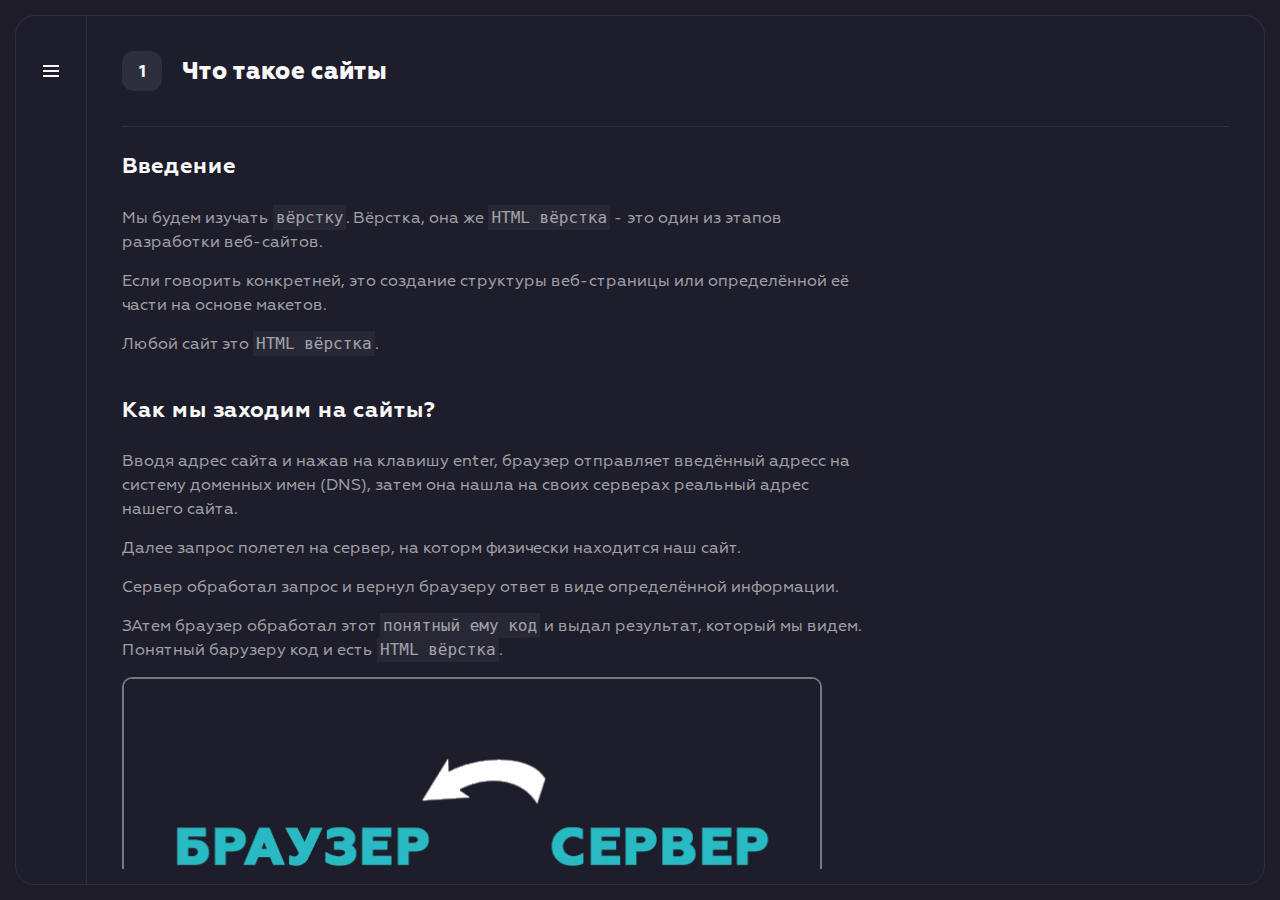
<file: 1/index.html>
<!DOCTYPE html>
<html lang="ru">
<head>
<meta charset="utf-8">
<meta name="viewport" content="width=device-width, initial-scale=1">
<link rel="icon" href="../img/favicon/favicon.svg" type="image/svg+xml">
<link rel="apple-touch-icon" href="../img/favicon/favicon.png" sizes="128x128">
<link rel="icon" href="../img/favicon/favicon.ico" sizes="16x16 32x32 64x64 128x128" type="image/vnd.microsoft.icon">
<title>Урок №1. Что такое сайты</title>
<link rel="stylesheet" href="../css/null.css">
<link rel="stylesheet" href="../css/style.css">
<link rel="stylesheet" href="../css/fonts.css">
<script src="https://ajax.googleapis.com/ajax/libs/jquery/3.5.1/jquery.min.js"></script></head>
<body>
	<div class="window">
<aside class="sidebar">
	<div class="sidebar__header">
		<div class="sidebar__button"><span></span></div>
		<div class="sidebar__title">Навигация</div>
	</div>
	<div class="sidebar__body">
		<div class="sidebar-category">
			<div class="sidebar-category__header"><a href="../home/">Главная</a></div>
		</div>
		<div class="sidebar-category">
			<div class="sidebar-category__header">Уроки</div>
			<ul class="sidebar-category__list">
				<li class="sidebar-category__item"><a href="../1/"><span>Урок 1.</span> Что такое сайты</a></li>
				<li class="sidebar-category__item"><a href="../5/"><span>Урок 5.</span> Стили шрифта и текста</a></li>
				<li class="sidebar-category__item"><a href="../6/"><span>Урок 6.</span> Свойства блоков</a></li>
				<li class="sidebar-category__item"><a href="../7/"><span>Урок 7.</span> Оформление блоков</a></li>
			</ul>
		</div>
		<div class="sidebar-category">
			<div class="sidebar-category__header">Полезности</div>
			<ul class="sidebar-category__list">
				<li class="sidebar-category__item"><a href="../creating-project/">Создание проекта</a></li>
				<li class="sidebar-category__item"><a href="../snippets/">Сокращения</a></li>
			</ul>
		</div>
	</div>
</aside>		<div class="wrapper">
<header class="header">
	<div class="header__container">
		<div class="header__content">
			<div class="header__box">
				<div class="header__num">1</div>
				<h1>Что такое сайты</h1>
			</div>
			<div class="header__button"><span></span></div>
			<div class="header-menu">
				<div class="header-menu__head">
					<div class="header-menu__title">Навигация</div>
				</div>
				<div class="header-menu__body">
					<div class="header-menu-category">
						<div class="header-menu-category__head"><a href="../home/">Главная</a></div>
					</div>
					<div class="header-menu-category">
						<div class="header-menu-category__head">Уроки</div>
						<ul class="header-menu-category__list">
							<li class="header-menu-category__item"><a href="../1/"><span>Урок 1.</span> Что такое сайты</a></li>
							<li class="header-menu-category__item"><a href="../5/"><span>Урок 5.</span> Стили шрифта и текста</a></li>
							<li class="header-menu-category__item"><a href="../6/"><span>Урок 6.</span> Свойства блоков</a></li>
							<li class="header-menu-category__item"><a href="../7/"><span>Урок 7.</span> Оформление блоков</a></li>
						</ul>
					</div>
					<div class="header-menu-category">
						<div class="header-menu-category__head">Полезности</div>
						<ul class="header-menu-category__list">
							<li class="header-menu-category__item"><a href="../creating-project/">Создание проекта</a></li>
							<li class="header-menu-category__item"><a href="../snippets/">Сокращения</a></li>
						</ul>
					</div>
				</div>
			</div>
		</div>
	</div>
</header>			<main class="page">
				<section>
					<div class="text">
						<div class="text__section">
							<h2>Введение</h2>
							<p>Мы будем изучать <span>вёрстку</span>. Вёрстка, она же <span>HTML вёрстка</span> - это один из этапов разработки веб-сайтов.</p>
							<p>Если говорить конкретней, это создание структуры веб-страницы или определённой её части на основе макетов.</p>
							<p>Любой сайт это <span>HTML вёрстка</span>.</p>
						</div>
						<div class="text__section">
							<h2>Как мы заходим на сайты?</h2>
							<p>Вводя адрес сайта и нажав на клавишу enter, браузер отправляет введённый адресс на систему доменных имен (DNS), затем она нашла на своих серверах реальный адрес нашего сайта.</p>
							<p>Далее запрос полетел на сервер, на которм физически находится наш сайт.</p>
							<p>Сервер обработал запрос и вернул браузеру ответ в виде определённой информации.</p>
							<p>ЗАтем браузер обработал этот <span>понятный ему код</span> и выдал результат, который мы видем. Понятный барузеру код и есть <span>HTML вёрстка</span>.</p>
							<img src="../img/dns.jpg" class="text__image">
						</div>
						<div class="text__section">
							<h2>Технологии</h2>
							<p>Как правило вёрстка сайта выполняет с помощью 3 основных технологий:</p>
							<ol>
								<li><span>HTML</span> (HyperText Markup Language) - язык гипертекстовой разметки. Его задачей стоит создать структуру (каркас) нашей страницы.</li>
								<li><span>CSS</span> (Cascading Style Sheet) - каскадные таблицы стилей. Описывают то, как будет выглядеть и взаимодействовать вёрстка.</li>
								<li><span>JS</span> (JavaScript) - язык объектно ориентированного программирования (ООП), добавляет интерактивности к вёрстке (взаимодействие с пользователем), используется для вычеслений и обмена данными.</li>
							</ol>
							<p>Если объяснять на примере человека, то <span>HTML</span> это скелет. <span>CSS</span> - наш внешний вид (кожа, мышцы). <span>JS</span> - наша нервная система и отчасти мозг, определяет тип нашего поведения с другими людьми.</p>
						</div>
						<div class="text__section">
							<h2>Требования к вёрстке</h2>
							<p>Современная вёрстка должна быть: <span>адаптивной</span>, <span>кроссбраузерной</span>, <span>быстрой</span>.</p>
							<p>Разберём по пунктам:</p>
							<ol>
								<li>Адаптивной. Адаптивная вёрстка подстраивается под любой размер экрана, монитора или же мобильного устройства. При этом она не должна ломаться. В процессе наша вёрстка может менять для удобства пользователя.</li>
								<li>Кроссбраузерной. Кроссбраузерная вёрстка, максимально должна отображаться и работать во всех популярных браузерах последних версий.</li>
								<li>Быстрой. Быстрая вёрстка, позволяет странице быстро открываться в браузере.</li>
							</ol>
						</div>
						<div class="text__section">
							<h2>Преимущества Front-End</h2>
							<p>Разберём плюсы и минусы изучения вёрстки в наше время.</p>
							<p>Плюсы:</p>
							<ol>
								<li>Может освоить как гуманитарий, так и точник.</li>
								<li>Возможность работать удалённо.</li>
								<li>Обширная специализация, включающая знания из смежных областей.</li>
							</ol>
							<p>Минусы:</p>
							<ol>
								<li>Высокая конкуренция.</li>
							</ol>
						</div>
					</div>
				</section>
			</main>
		</div>
	</div>
<script src="../js/rainbow.min.js"></script>
<script src="../js/script.js"></script></body>
</html>
</file>
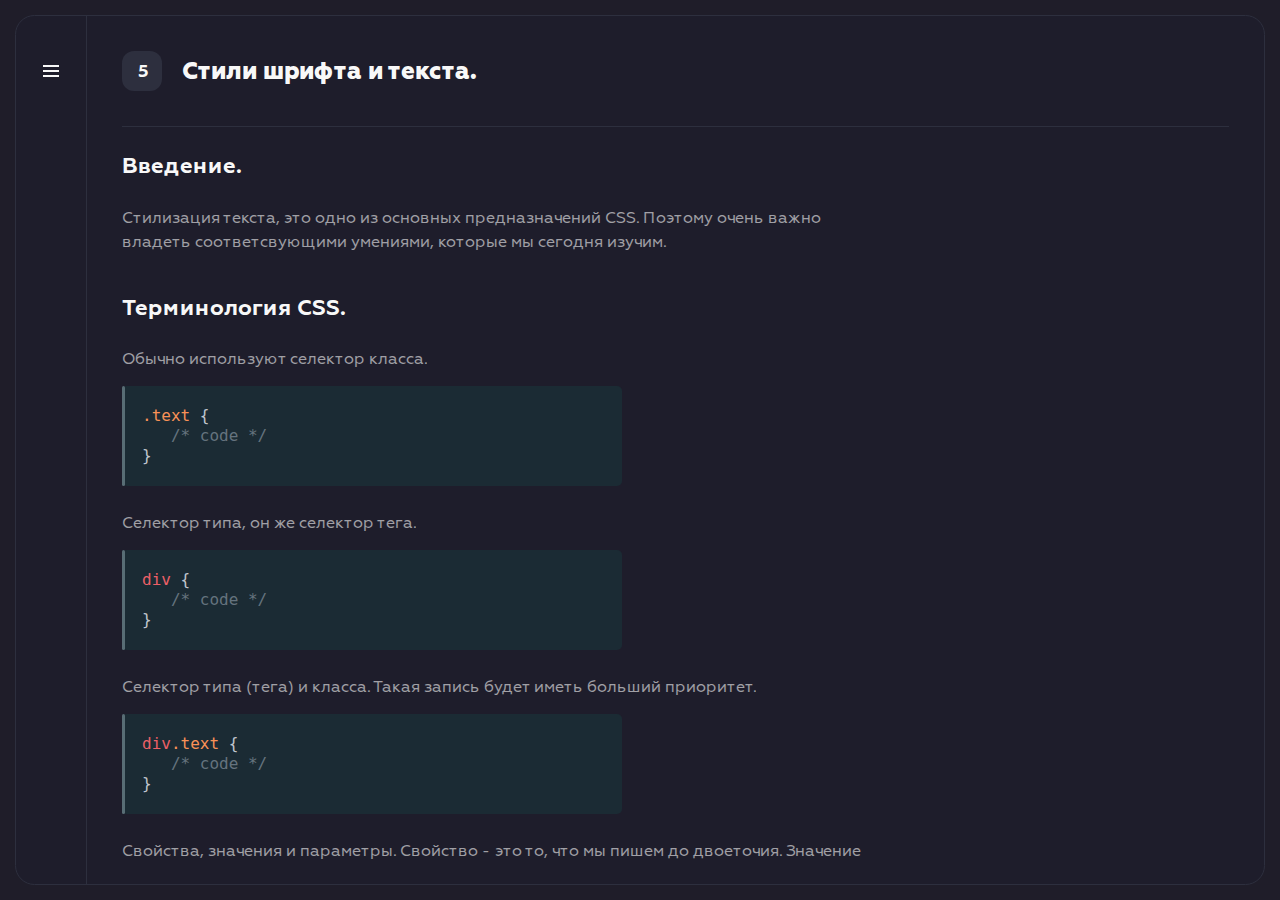
<file: 5/index.html>
<!DOCTYPE html>
<html lang="ru">
<head>
<meta charset="utf-8">
<meta name="viewport" content="width=device-width, initial-scale=1">
<link rel="icon" href="../img/favicon/favicon.svg" type="image/svg+xml">
<link rel="apple-touch-icon" href="../img/favicon/favicon.png" sizes="128x128">
<link rel="icon" href="../img/favicon/favicon.ico" sizes="16x16 32x32 64x64 128x128" type="image/vnd.microsoft.icon">
<title>Урок №5. CSS. Стили шрифта и текста.</title>
<link rel="stylesheet" href="../css/null.css">
<link rel="stylesheet" href="../css/style.css">
<link rel="stylesheet" href="../css/fonts.css">
<script src="https://ajax.googleapis.com/ajax/libs/jquery/3.5.1/jquery.min.js"></script></head>
<body>
	<div class="window">
<aside class="sidebar">
	<div class="sidebar__header">
		<div class="sidebar__button"><span></span></div>
		<div class="sidebar__title">Навигацияяяяя</div>
	</div>
	<div class="sidebar__body">
		<div class="sidebar-category">
			<div class="sidebar-category__header"><a href="../home/">Главная</a></div>
		</div>
		<div class="sidebar-category">
			<div class="sidebar-category__header">Уроки</div>
			<ul class="sidebar-category__list">
				<li class="sidebar-category__item"><a href="../1/"><span>Урок 1.</span> Что такое сайты</a></li>
				<li class="sidebar-category__item"><a href="../5/"><span>Урок 5.</span> Стили шрифта и текста</a></li>
				<li class="sidebar-category__item"><a href="../6/"><span>Урок 6.</span> Свойства блоков</a></li>
				<li class="sidebar-category__item"><a href="../7/"><span>Урок 7.</span> Оформление блоков</a></li>
			</ul>
		</div>
		<div class="sidebar-category">
			<div class="sidebar-category__header">Полезности</div>
			<ul class="sidebar-category__list">
				<li class="sidebar-category__item"><a href="../creating-project/">Создание проекта</a></li>
				<li class="sidebar-category__item"><a href="../snippets/">Сокращения</a></li>
			</ul>
		</div>
	</div>
</aside>		<div class="wrapper">
<header class="header">
	<div class="header__container">
		<div class="header__content">
			<div class="header__box">
				<div class="header__num">5</div>
				<h1>Стили шрифта и текста.</h1>
			</div>
			<div class="header__button"><span></span></div>
			<div class="header-menu">
				<div class="header-menu__head">
					<div class="header-menu__title">Навигация</div>
				</div>
				<div class="header-menu__body">
					<div class="header-menu-category">
						<div class="header-menu-category__head"><a href="../home/">Главная</a></div>
					</div>
					<div class="header-menu-category">
						<div class="header-menu-category__head">Уроки</div>
						<ul class="header-menu-category__list">
							<li class="header-menu-category__item"><a href="../1/"><span>Урок 1.</span> Что такое сайты</a></li>
							<li class="header-menu-category__item"><a href="../5/"><span>Урок 5.</span> Стили шрифта и текста</a></li>
							<li class="header-menu-category__item"><a href="../6/"><span>Урок 6.</span> Свойства блоков</a></li>
							<li class="header-menu-category__item"><a href="../7/"><span>Урок 7.</span> Оформление блоков</a></li>
						</ul>
					</div>
					<div class="header-menu-category">
						<div class="header-menu-category__head">Полезности</div>
						<ul class="header-menu-category__list">
							<li class="header-menu-category__item"><a href="../creating-project/">Создание проекта</a></li>
							<li class="header-menu-category__item"><a href="../snippets/">Сокращения</a></li>
						</ul>
					</div>
				</div>
			</div>
		</div>
	</div>
</header>			<main class="page">
				<section>
					<aside class="page-nav">
						<ul class="page-nav__list">
							<li class="page-nav__item">
								<a href="#index1" class="page-nav__link active">Введение</a>
							</li>
							<li class="page-nav__item">
								<a href="#index2" class="page-nav__link">Терминология</a>
							</li>
							<li class="page-nav__item">
								<a href="#index3" class="page-nav__link">Свойства шрифтов и текстов</a>
								<div class="page-nav-inner">
									<ul class="page-nav-inner__list">
										<li class="page-nav-inner__item">
											<a href="#index4" class="page-nav-inner__link">Семейство шрифта (font-family)</a>
										</li>
										<li class="page-nav-inner__item">
											<a href="#index5" class="page-nav-inner__link">Размер шрифта (font-size)</a>
										</li>
										<li class="page-nav-inner__item">
											<a href="#index6" class="page-nav-inner__link">Начертание шрифта (font-style)</a>
										</li>
										<li class="page-nav-inner__item">
											<a href="#index7" class="page-nav-inner__link">Жирность шрифта (font-weight)</a>
										</li>
									</ul>
								</div>
							</li>
							<li class="page-nav__item">
								<a href="#index8" class="page-nav__link">Форматирование текста</a>
								<div class="page-nav-inner">
									<ul class="page-nav-inner__list">
										<li class="page-nav-inner__item">
											<a href="#index9" class="page-nav-inner__link">Цвет текста (color)</a>
										</li>
										<li class="page-nav-inner__item">
											<a href="#index10" class="page-nav-inner__link">Выравнивание текста (text-align)</a>
										</li>
										<li class="page-nav-inner__item">
											<a href="#index11" class="page-nav-inner__link">Оформление текста (text-decoration)</a>
										</li>
										<li class="page-nav-inner__item">
											<a href="#index12" class="page-nav-inner__link">Тень текста (text-shadow)</a>
										</li>
										<li class="page-nav-inner__item">
											<a href="#index13" class="page-nav-inner__link">Преобразование текста (text-transform)</a>
										</li>
										<li class="page-nav-inner__item">
											<a href="#index14" class="page-nav-inner__link">Отступ (text-indent)</a>
										</li>
										<li class="page-nav-inner__item">
											<a href="#index15" class="page-nav-inner__link">Межсимвольный интервал (letter-spacing)</a>
										</li>
										<li class="page-nav-inner__item">
											<a href="#index16" class="page-nav-inner__link">Межсловный интервал (word-spacing)</a>
										</li>
										<li class="page-nav-inner__item">
											<a href="#index17" class="page-nav-inner__link">Управление пробелами (white-space)</a>
										</li>
										<li class="page-nav-inner__item">
											<a href="#index18" class="page-nav-inner__link">Межстрочный интервал (line-height)</a>
										</li>
									</ul>
								</div>
							</li>
						</ul>
					</aside>
					<div class="text">
						<div class="text__section">
							<h2 id="index1">Введение.</h2>
							<p>Стилизация текста, это одно из основных предназначений CSS. Поэтому очень важно владеть соответсвующими умениями, которые мы сегодня изучим.</p>
						</div>
						<div class="text__section">
							<h2 id="index2">Терминология CSS.</h2>
							<p>Обычно используют селектор класса.</p>
							<div class="code">
<pre><code data-language="css">.text {
   /* code */
}</code></pre>
							</div>
							<p>Селектор типа, он же селектор тега.</p>
							<div class="code">
<pre><code data-language="css">div {
   /* code */
}</code></pre>
							</div>
							<p>Селектор типа (тега) и класса. Такая запись будет иметь больший приоритет.</p>
							<div class="code">
<pre><code data-language="css">div.text {
   /* code */
}</code></pre>
							</div>
							<p>Свойства, значения и параметры. Свойство - это то, что мы пишем до двоеточия. Значение - то, что после. Параметр - это вся запись, свойсвто + значение.</p>
							<div class="code">
<pre><code data-language="css">.text {
   font-size: 24px;
   background-color: #f1f1f1;
}</code></pre>
							</div>
							<p>В CSS, можно обращаться сразу к нескольким селекторам. Для этого, следует указать их через запятую.</p>
							<div class="code">
<pre><code data-language="css">.text, .box {
   font-size: 24px;
   background-color: #f1f1f1;
}</code></pre>
							</div>
						</div>
						<div class="text__section">
							<h2 id="index3">Основные свойства для работы с шрифтами и текстами.</h2>
							<h4 id="index4">Свойство для установления семейства шрифта.</h4>
							<p>Первым делом стоит поговорить о свойстве <span>font-family</span>. Оно устанавливает семейство шрифта, которое будет использоваться для оформления текста содержимого. По умолчанию используется шрифт <span>Times New Roman</span>. Его мы и увидим добавив любой текст на нашу HTML страницу.</p>
							<p>Важно, что все свойства шрифта и текста в том числе <span>font-family</span>, наследуются. Поэтому зачастую, шрифт, который используется в дизайне больше всего, прописывается сразу для тега <span>&lt;body&gt;</span>. Таким образом семейство шрифта распространится на все теги страницы.</p>
							<div class="code">
<pre><code data-language="css">body {
   font-family: 'Arial';
}</code></pre>
							</div>
							<p>Но, для некоторых тегов, всё же необходимо дополнительно указать, <span>font-family</span>, со значением <span>inherit</span>. Например это необходимо для тегов форм, таких как: <span>input</span>, <span>button</span>, <span>textarea</span>.</p>
							<div class="code">
<pre><code data-language="css">input, button, textarea {
   font-family: inherit;
}</code></pre>
							</div>
							<p>Значение <span>inherit</span>, применяется для многих свойств. Указав значение <span>inherit</span>, мы говорим селектору наследовать свойство от родителя.</p>
							<h4 id="index5">Установление размера шрифта.</h4>
							<p>Следующее свойство это уже знакомый нам <span>font-size</span>. Определяет размер шрифта элемента.</p>
							<div class="code">
<pre><code data-language="css">.fontsize36 {
   font-size: 36px;
}</code></pre>
							</div>
							<h4 id="index6">Начертание шрифта.</h4>
							<p>Двигаемся дальше. <span>font-style</span> определяет начертание шрифта: обычное, курсивное или наклонное.</p>
							<p>Курсивный текст.</p>
							<div class="code">
<pre><code data-language="css">.italic {
   font-style: italic;
}</code></pre>
							</div>
							<p>Нормальный текст.</p>
							<div class="code">
<pre><code data-language="css">.italic {
   font-style: normal;
}</code></pre>
							</div>
							<p>Наклонный текст. Важно учесть, что наклонный текст и курсив не одно и тоже. Курсив иммитирует рукописный шрифт, когда наклонный образуется путем наклона обычных знаков.</p>
							<div class="code">
<pre><code data-language="css">.italic {
   font-style: oblique;
}</code></pre>
							</div>
							<h4 id="index7">Насыщенность (жирность) шрифта.</h4>
							<p>Идём дальше. Свойство <span>font-weight</span> устанавливает насыщенность шрифта.</p>
							<div class="code">
<pre><code data-language="css">.fontbold {
   font-weight: 700;
}</code></pre>
							</div>
							<p>Значения для <span>font-weight</span>, могут быть как буквенные, например <span>bold</span>, что равноценно <span>700</span>. Так и цифровые, например <span>700</span>.</p>
							<p>Популярные значения свойства <span>font-weight</span>:</p>
							<ul>
								<li><span>100</span> - thin</li>
								<li><span>200</span> - extra-light</li>
								<li><span>300</span> - light</li>
								<li><span>400</span> - regular/noraml</li>
								<li><span>500</span> - medium</li>
								<li><span>600</span> - semibold</li>
								<li><span>700</span> - bold</li>
								<li><span>800</span> - extra-bold</li>
								<li><span>900</span> - black</li>
							</ul>
							<p>От свойств шрифта мы переходим к более разнообразным свойствам оформления текста.</p>
						</div>
						<div class="text__section">
							<h2 id="index8">Блуэээуэуэ оно же "Более разнообразные свойства оформления текста".</h2>
							<h4 id="index9">Цвет текста.</h4>
							<p>Свойство <span>color</span> определяет цвет текста.</p>
							<div class="code">
<pre><code data-language="css">.color-black {
   color: #000;
}</code></pre>
							</div>
							<h4 id="index10">Горизонтальное выравнивание текста.</h4>
							<p>Свойство <span>text-align</span> определяет горизонтальное выравнивание текста.</p>
							<div class="code">
<pre><code data-language="css">.text-center {
   text-align: center;
}</code></pre>
							</div>
							<p>Принимает значения: <span>left</span>, <span>center</span>, <span>right</span>, <span>justify</span>.</p>
							<h4 id="index11">Оформление текста.</h4>
							<p>Свойство <span>text-decoration</span> добавляет оформление текста.</p>
							<p>Служит для того, чтобы добавить подчёркивание:</p>
							<div class="code">
<pre><code data-language="css">span.decoration {
   text-decoration: underline;
}</code></pre>
							</div>
							<p>Добавить перечёркивание текста:</p>
							<div class="code">
<pre><code data-language="css">span.decoration {
   text-decoration: line-through;
}</code></pre>
							</div>
							<p>Добавить линию над текстом:</p>
							<div class="code">
<pre><code data-language="css">span.decoration {
   text-decoration: overline;
}</code></pre>
							</div>
							<p>Также можно использовать сразу несколько значений, для <span>text-decoration</span>. Для этого следует указать их через пробел:</p>
							<div class="code">
<pre><code data-language="css">span.decoration {
   text-decoration: underline overline;
}
span.deocration2 {
   text-decoration: overline line-through underline;
}</code></pre>
							</div>
							<h4 id="index12">Тень текста.</h4>
							<p>Свойство <span>text-shadow</span> добавляет тень к тексту.</p>
							<p>Синтаксис записи значений, для свойства <span>text-shadow</span> таков:</p>
							<ol>
								<li>Сначала записывается смещение тени по горизонтали (лево, право), значение указывается в писелях.</li>
								<li>Следом записывается смещение тени по вертикали (вверх, вниз), значение также указывается в пикселях.</li>
								<li>После записывается размытие тени, значение тоже записывается в пикселях.</li>
								<li>И на последок указывается цвет тени.</li>
							</ol>
							<div class="code">
<pre><code data-language="css">.shadow {
   text-shadow: 1px 3px 5px #000;
}</code></pre>
							</div>
							<p>В этом примере добавится тень к тексту, которая будет смещена на <span>1px</span> по гозионтали вправо, на <span>3px</span> по вертикали вниз, будет размыта на <span>5px</span> и будет иметь цвет <span>#000</span>, то бишь чёрный.</p>
							<p>Если мы не хотим смещать тень ни по вертикали, ни по горизонтали, то следует указать значения равные <span>0</span>, например:</p>
							<div class="code">
<pre><code data-language="css">.shadow {
   text-shadow: 0 0 10px #fff;
}</code></pre>
							</div>
							<p>Если мы указыаем положительные значения для смещения текста, то если по горизонтали, текст смещается вправо. Если по вертикали, текст смещается вниз.</p>
							<p>Но так же для смещения можно указывать и отрицательные значения, соответственно указав, отрицательное значение по горизонтали, текст сместится влево. Если по вертикале, текст сместится вверх.</p>
							<div class="code">
<pre><code data-language="css">.shadow {
   text-shadow: -5px -10px 8px #fff;
}</code></pre>
							</div>
							<p>В приведённом выше случае, тень текста сместится на <span>5px</span> влево, на <span>10px</span> вверх, размытие тени будет составлять <span>8px</span>, а цвет тени будет <span>#ff0000</span> (красный).</p>
							<p>Размытие тени, можно так же не указывать, в таком случае, тень не будет размытой.</p>
							<div class="code">
<pre><code data-language="css">.shadow {
   text-shadow: 2px -2px 0px rgba(0, 0, 0, .5);
}</code></pre>
							</div>
							<h4 id="index13">Управление преобразованием текста элемента в заглавные или прописные символы.</h4>
							<p>Свойство <span>text-transform</span> управляет преобразование текста.</p>
							<p>Принимает следующие значения: <span>capitalize</span>, <span>lowercase</span>, <span>uppercase</span>.</p>
							<p>Указав значение <span>capitalize</span> первый символ каждого слова в предложении будет заглавным.</p>
							<div class="code">
<pre><code data-language="css">.capitalize {
   text-transform: capitalize;
}</code></pre>
							</div>
							<p>Указав значение <span>lowercase</span> все символы текста становятся строчными (маленькими).</p>
							<div class="code">
<pre><code data-language="css">.lowercase {
   text-transform: lowercase;
}</code></pre>
							</div>
							<p>Указав значение <span>uppercase</span> все символы текста становятся прописными (большими).</p>
							<div class="code">
<pre><code data-language="css">.uppercase {
   text-transform: uppercase;
}</code></pre>
							</div>
							<h4 id="index14">Отступ первой строки.</h4>
							<p>Свойство <span>text-indent</span>, позволяет указать отступ первой строки, что позволяет сделать красную строку.</p>
							<div class="code">
<pre><code data-language="css">.indent {
   text-indent: 50px;
}</code></pre>
							</div>
							<h4 id="index15">Интервал между символами.</h4>
							<p>Свойство <span>letter-spacing</span> определяет интверал между символами.</p>
							<div class="code">
<pre><code data-language="css">.letter-space {
   letter-spacing: 5px;
}</code></pre>
							</div>
							<h4 id="index16">Интервал между словами.</h4>
							<p>Свойство <span>word-spacing</span> определяет интервал между словами.</p>
							<div class="code">
<pre><code data-language="css">.word-space {
   word-spacing: 10px;
}</code></pre>
							</div>
							<h4 id="index17">Управление проблеами между словами.</h4>
							<p>Свойство <span>white-space</span> позволяет управлять проблеами между словами.</p>
							<p>Принимает два значения: <span>nowrap</span> и <span>normal</span>. Значение <span>normal</span> является значением по умолчанию.</p>
							<p>Указав значение <span>nowrap</span> будет запрещён перенос строки. Таким образом текст отображается в одну строку.</p>
							<div class="code">
<pre><code data-language="css">.nowrap {
   white-space: nowrap;
}</code></pre>
							</div>
							<h4 id="index18">Межстрочный интервал.</h4>
							<p>Свойство <span>line-height</span> позволяет установить межстрочный интервал текста.</p>
							<p>Значение можно указывать как в пикселях, так и просто в цифрах.</p>
							<div class="code">
<pre><code data-language="css">.lineheight {
   line-height: 20px;
}</code></pre>
							</div>
							<p>Если указать значение "просто в цифрах", то межстрочный интервал примет высоту относительно размера шрифта.</p>
							<div class="code">
<pre><code data-language="css">.lineheight {
   line-height: 2;
}</code></pre>
							</div>
						</div>
						<img src="../img/endings/1.jpg" class="end">
				</section>
			</main>
		</div>
	</div>
<script src="../js/rainbow.min.js"></script>
<script src="../js/script.js"></script></body>
</html>
</file>
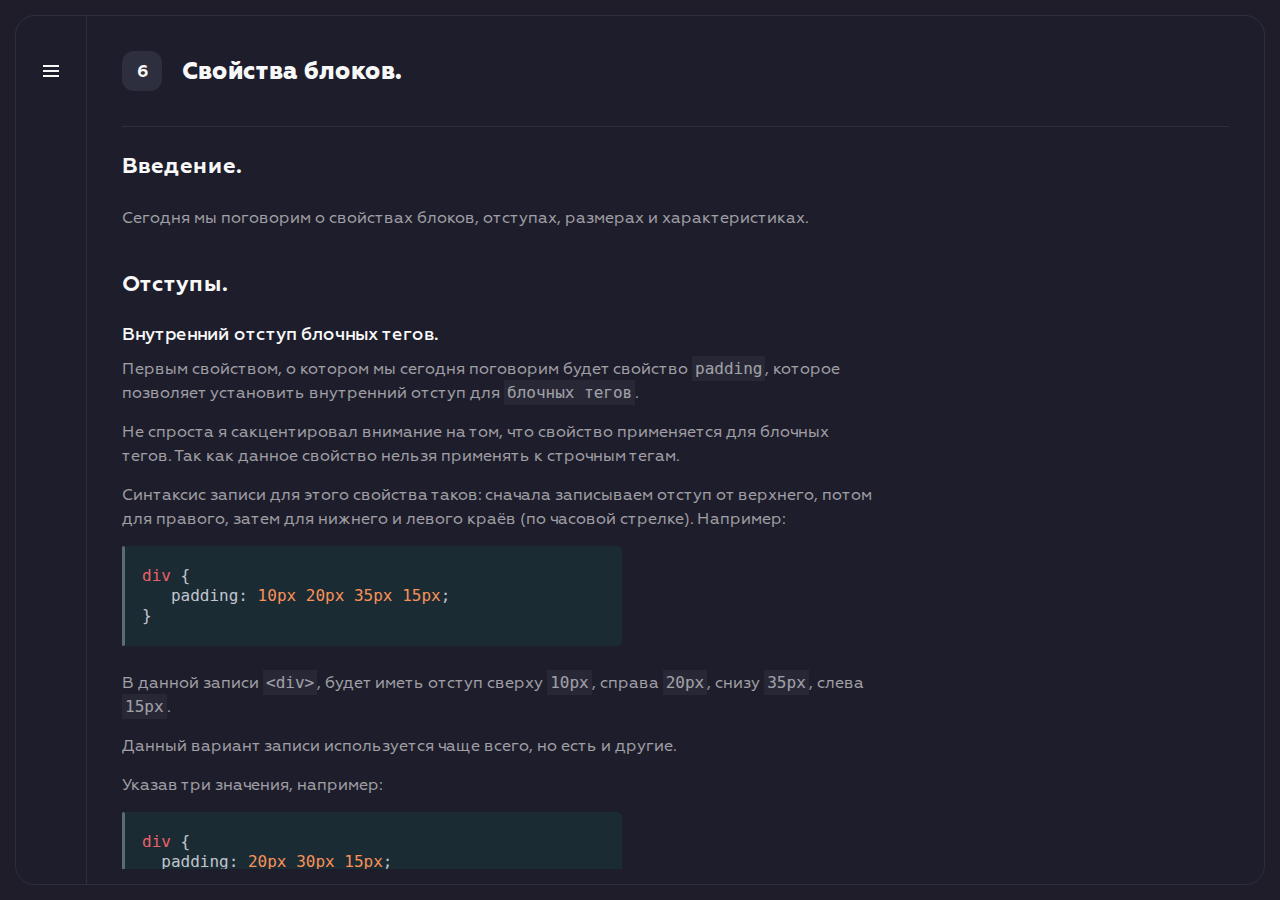
<file: 6/index.html>
<!DOCTYPE html>
<html lang="ru">
<head>
<meta charset="utf-8">
<meta name="viewport" content="width=device-width, initial-scale=1">
<link rel="icon" href="../img/favicon/favicon.svg" type="image/svg+xml">
<link rel="apple-touch-icon" href="../img/favicon/favicon.png" sizes="128x128">
<link rel="icon" href="../img/favicon/favicon.ico" sizes="16x16 32x32 64x64 128x128" type="image/vnd.microsoft.icon">
<title>Урок №6. CSS. Свойства блоков.</title>
<link rel="stylesheet" href="../css/null.css">
<link rel="stylesheet" href="../css/style.css">
<link rel="stylesheet" href="../css/fonts.css">
<script src="https://ajax.googleapis.com/ajax/libs/jquery/3.5.1/jquery.min.js"></script></head>
<body>
	<div class="window">
<aside class="sidebar">
	<div class="sidebar__header">
		<div class="sidebar__button"><span></span></div>
		<div class="sidebar__title">Навигация</div>
	</div>
	<div class="sidebar__body">
		<div class="sidebar-category">
			<div class="sidebar-category__header"><a href="../home/">Главная</a></div>
		</div>
		<div class="sidebar-category">
			<div class="sidebar-category__header">Уроки</div>
			<ul class="sidebar-category__list">
				<li class="sidebar-category__item"><a href="../1/"><span>Урок 1.</span> Что такое сайты</a></li>
				<li class="sidebar-category__item"><a href="../5/"><span>Урок 5.</span> Стили шрифта и текста</a></li>
				<li class="sidebar-category__item"><a href="../6/"><span>Урок 6.</span> Свойства блоков</a></li>
				<li class="sidebar-category__item"><a href="../7/"><span>Урок 7.</span> Оформление блоков</a></li>
			</ul>
		</div>
		<div class="sidebar-category">
			<div class="sidebar-category__header">Полезности</div>
			<ul class="sidebar-category__list">
				<li class="sidebar-category__item"><a href="../creating-project/">Создание проекта</a></li>
				<li class="sidebar-category__item"><a href="../snippets/">Сокращения</a></li>
			</ul>
		</div>
	</div>
</aside>		<div class="wrapper">
<header class="header">
	<div class="header__container">
		<div class="header__content">
			<div class="header__box">
				<div class="header__num">6</div>
				<h1>Свойства блоков.</h1>
			</div>
			<div class="header__button"><span></span></div>
			<div class="header-menu">
				<div class="header-menu__head">
					<div class="header-menu__title">Навигация</div>
				</div>
				<div class="header-menu__body">
					<div class="header-menu-category">
						<div class="header-menu-category__head"><a href="../home/">Главная</a></div>
					</div>
					<div class="header-menu-category">
						<div class="header-menu-category__head">Уроки</div>
						<ul class="header-menu-category__list">
							<li class="header-menu-category__item"><a href="../1/"><span>Урок 1.</span> Что такое сайты</a></li>
							<li class="header-menu-category__item"><a href="../5/"><span>Урок 5.</span> Стили шрифта и текста</a></li>
							<li class="header-menu-category__item"><a href="../6/"><span>Урок 6.</span> Свойства блоков</a></li>
							<li class="header-menu-category__item"><a href="../7/"><span>Урок 7.</span> Оформление блоков</a></li>
						</ul>
					</div>
					<div class="header-menu-category">
						<div class="header-menu-category__head">Полезности</div>
						<ul class="header-menu-category__list">
							<li class="header-menu-category__item"><a href="../creating-project/">Создание проекта</a></li>
							<li class="header-menu-category__item"><a href="../snippets/">Сокращения</a></li>
						</ul>
					</div>
				</div>
			</div>
		</div>
	</div>
</header>			<!-- h2, h4, p, rbcodecss, p span, -->
			<main class="page">
				<section>
					<aside class="page-nav">
						<ul class="page-nav__list">
							<li class="page-nav__item">
								<a href="#index1" class="page-nav__link active">Введение</a>
							</li>
							<li class="page-nav__item">
								<a href="#index2" class="page-nav__link">Отступы</a>
								<div class="page-nav-inner">
									<ul class="page-nav-inner__list">
										<li class="page-nav-inner__item">
											<a href="#index3" class="page-nav-inner__link">Внутренние отступы (padding)</a>
										</li>
										<li class="page-nav-inner__item">
											<a href="#index4" class="page-nav-inner__link">Внешние отступы (margin)</a>
										</li>
									</ul>
								</div>
							</li>
							<li class="page-nav__item">
								<a href="#index5" class="page-nav__link">Ширина</a>
								<div class="page-nav-inner">
									<ul class="page-nav-inner__list">
										<li class="page-nav-inner__item">
											<a href="#index6" class="page-nav-inner__link">Управление шириной (width)</a>
										</li>
										<li class="page-nav-inner__item">
											<a href="#index7" class="page-nav-inner__link">Максимальная ширина (max-width)</a>
										</li>
										<li class="page-nav-inner__item">
											<a href="#index8" class="page-nav-inner__link">Минимальная ширина (min-width)</a>
										</li>
									</ul>
								</div>
							</li>
							<li class="page-nav__item">
								<a href="#index9" class="page-nav__link">Высота</a>
								<div class="page-nav-inner">
									<ul class="page-nav-inner__list">
										<li class="page-nav-inner__item">
											<a href="#index10" class="page-nav-inner__link">Управление высотой (height)</a>
										</li>
										<li class="page-nav-inner__item">
											<a href="#index11" class="page-nav-inner__link">Максимальная высота (max-height)</a>
										</li>
										<li class="page-nav-inner__item">
											<a href="#index12" class="page-nav-inner__link">Минимальная высота (min-height)</a>
										</li>
									</ul>
								</div>
							</li>
							<li class="page-nav__item">
								<a href="#index13" class="page-nav__link">Примечание</a>
							</li>
							<li class="page-nav__item">
								<a href="#index14" class="page-nav__link">Свойства блоков</a>
								<div class="page-nav-inner">
									<ul class="page-nav-inner__list">
										<li class="page-nav-inner__item">
											<a href="#index15" class="page-nav-inner__link">Отображение содержимого (overflow)</a>
										</li>
										<li class="page-nav-inner__item">
											<a href="#index16" class="page-nav-inner__link">Показ элемента на странице (display)</a>
										</li>
									</ul>
								</div>
							</li>
						</ul>
					</aside>
					<div class="text">
						<div class="text__section">
							<h2 id="index1">Введение.</h2>
							<p>Сегодня мы поговорим о свойствах блоков, отступах, размерах и характеристиках.</p>
						</div>
						<div class="text__section">
							<h2 id="index2">Отступы.</h2>
							<h4 id="index3">Внутренний отступ блочных тегов.</h4>
							<p>Первым свойством, о котором мы сегодня поговорим будет свойство <span>padding</span>, которое позволяет установить внутренний отступ для <span>блочных тегов</span>.</p>
							<p>Не спроста я сакцентировал внимание на том, что свойство применяется для блочных тегов. Так как данное свойство нельзя применять к строчным тегам.</p>
							<p>Синтаксис записи для этого свойства таков: сначала записываем отступ от верхнего, потом для правого, затем для нижнего и левого краёв (по часовой стрелке). Например:</p>
<div class="code"><pre><code data-language="css">div {
   padding: 10px 20px 35px 15px;
}		
</code></pre></div>
							<p>В данной записи <span>&lt;div&gt;</span>, будет иметь отступ сверху <span>10px</span>, справа <span>20px</span>, снизу <span>35px</span>, слева <span>15px</span>.</p>
							<p>Данный вариант записи используется чаще всего, но есть и другие.</p>
							<p>Указав три значения, например:</p>
<div class="code"><pre><code data-language="css">div {
  padding: 20px 30px 15px;
}
</code></pre></div>
							<p>Тег <span>&lt;div&gt;</span>, будет иметь отступ сверху <span>20px</span>, справа и слева <span>30px</span>, снизу <span>15px</span>.</p>
							<p>Указав два значения, например:</p>
<div class="code"><pre><code data-language="css">div {
   padding: 15px 20px;
}
</code></pre></div>
							<p>Тег <span>&lt;div&gt;</span>, будет имеет отсутп сверху и снизу <span>15px</span>, справа и слева <span>20px</span>.</p>
							<p>Указав одно значение, например:</p>
<div class="code"><pre><code data-language="css">div {
   padding: 50px;
}
</code></pre></div>
							<p>Тег <span>&lt;div&gt;</span>, имеет отступы со свех сторон <span>50px</span>.</p>
							<p>Важно подметить, что у свойства <span>padding</span> НЕ может быть отрицательных значенией (со знаком минус).</p>
							<p>Следующая запись будет являться НЕ верной:</p>
<div class="code"><pre><code data-language="css">div {
   padding: -20px -15px;
}
</code></pre></div>
							<h4 id="index4">Внешний отступ блочных тегов.</h4>
							<p>За внешние отступы <span>блочных тегов</span>, отвечает свойство <span>margin</span>.</p>
							<p>Синтаксис записи для этого свойства абсолютно идентичен, синтаксису записи свойства <span>padding</span>.</p>
<div class="code"><pre><code data-language="css">div {
   margin: 30px 15px;
}
</code></pre></div>
							<p>Отличительной чертой, этого свойства явлется возможность использования отрицательный значений.</p>
<div class="code"><pre><code data-language="css">div {
   margin: 30px 24px 55px -40px;
}
</code></pre></div>
						</div>
						<div class="text__section">
							<h2 id="index5">Ширина элементов.</h2>
							<h4 id="index6">Свойство управляющее шириной элемента</h4>
							<p>Чтобы установить <span>конкретную</span> ширину для <span>блочного тега</span>, существует свойство <span>width</span>.</p>
							<p>Но данное свойсто так же можно применить и к некоторым строчным тегам, например: <span>&lt;img&gt;</span>.</p>
<div class="code"><pre><code data-language="css">div {
   width: 430px;
}
</code></pre></div>
							<p>Так же можно указывать значение в процентах <span>%</span>. В таком случае элемент будет принимать ширину в зависимости от ширины родительского элемента.</p>
<div class="code"><pre><code data-language="css">img {
   width: 50%;
}
</code></pre></div>
							<h4 id="index7">Ограничение максимальной ширины элемента</h4>
							<p>Свойство <span>max-width</span>, устанавливает максимальную ширину блочного тега.</p>
							<p>Указав это свойство мы запретим элементу становиться шире заданного значения, но позволим уменьшаться.</p>
							<p>Важно упомянуть, что <span>max-width</span>, лишь ограничавает ширину элемента, а не задаёт конкретно, как <span>width</span>.</p>
<div class="code"><pre><code data-language="css">div {
   max-width: 500px;
}
</code></pre></div>
							<h4 id="index8">Минимальная ширина элемента</h4>
							<p>Противоположным предыдущему свойству, выступает свойство <span>min-width</span>, которое устанавливает минимальную ширину блочных тегов.</p>
							<p>Указав это свойство мы разрешим элементу становиться шире, но запретим становиться меньше указанного значения.</p>
<div class="code"><pre><code data-language="css">div {
   min-width: 300px;
}
</code></pre></div>
						</div>
						<div class="text__section">
							<h2 id="index9">Высота элементов.</h2>
							<h4 id="index10">Свойство определяющее высоту элемента</h4>
							<p>Для установления высоты элемента, стоит использовать свойство <span>height</span>.</p>
<div class="code"><pre><code data-language="css">div {
   height: 200px;
}
</code></pre></div>
							<p>Так же как и с шириной, у высоты присутстуют свойства для её ограничения, рассмотрим их.</p>
							<h4 id="index11">Максимальная высота элемента</h4>
							<p>Для того, чтобы задать максимальную высоту для элемента следует использовать свойство <span>max-height</span>.</p>
<div class="code"><pre><code data-language="css">div {
   max-height: 200px;
}
</code></pre></div>
							<h4 id="index12">Минимальная высота элемента</h4>
							<p>Аналогичное предыдущему свойству, свойство <span>min-height</span>, задающее минимальное значение высоты.</p>
<div class="code"><pre><code data-language="css">div {
   min-height: 100px;
}
</code></pre></div>
						</div>
						<div class="text__section">
							<h2 id="index13">Примечание.</h2>
							<p>В обнулящем стиле указано свойство <span>box-sizing</span>, со значением <span>border-box</span>.</p>
<div class="code"><pre><code data-language="css">*, *:before, *:after {
   -moz-box-sizing: border-box;
   -webkit-box-sizing: border-box;
   box-sizing: border-box;
}
</code></pre></div>
							<p>Необходимо оно для изменения алгоритмов расчёта ширины <span>width</span> и высоты <span>height</span> элементов. Это свойство наследуется и указано, для всех элементов страницы.</p>
							<p>Значение <span>border-box</span>, свойства <span>box-sizing</span>, меняет стандартный расчёт ширины и высоты элемента на более удобный. По умолчанию <span>width</span> и <span>height</span>, задают ширину и высоту контента, не включая в себя значения отступов полей (<span>padding</span> и <span>margin</span>) и границ.</p>
							<p>Со значением <span>border-box</span>, <span>width</span> и <span>height</span>, включают в себя значение отступов полей и границ, НО не внешних отступов <span>margin</span>.</p>
						</div>
						<div class="text__section">
							<h2 id="index14">Следующие свойства блоков.</h2>
							<h4 id="index15">Отображение содержания элемента.</h4>
							<p>Свойство <span>overflow</span>, управляет отображением содержимого элемента. Значением по умолчанию является <span>visible</span>. Это означает, что содержимое за границами элемента будет показываться.</p>
<div class="code"><pre><code data-language="css">div {
   overflow: visible;
}
</code></pre></div>
							<p>Указав значение <span>hidden</span>, содержимое за границами элемента будет скрыто.</p>
<div class="code"><pre><code data-language="css">div {
   overflow: hidden;
}
</code></pre></div>
							<p>Следующее значение <span>scroll</span>, принудительно добавляет горизонтальную и вертикальную полосы прокрутки для элемента, даже если они не нужны.</p>
<div class="code"><pre><code data-language="css">div {
   overflow: scroll;
}
</code></pre></div>
							<p>И последнее значение <span>auto</span>, добавляет полосы прокрутки в том случае, если они нужны.</p>
<div class="code"><pre><code data-language="css">div {
   overflow: auto;
}
</code></pre></div>
							<h4 id="index16">Свойство, определяющее то, как элемент будет показан на странице.</h4>
							<p>Многоцелевое свойство, которое определяет, как элемент должен быть показан в документе. Это последнее на сегодня свойство, свойство <span>display</span>.</p>
							<p>Указав свойство <span>display</span>, со значением <span>block</span>, мы заставим элемент показываться, как блочный. Блок начнёт занимать всю ширину пространства, на него начинают действовать все свойства, применимые к блочным тегам.</p>
							<p>Таким образом мы можем например: сделать строчный тег, такой как <span>&lt;span&gt;</span>, блочным.</p>
<div class="code"><pre><code data-language="css">span {
   display: block;
}
</code></pre></div>
							<p>Следующее значение - <span>inline</span>, делает элемент строчным тегом. Элемент начианет занимать ширину в зависимости от контента, элемент выстаривает в строку и на него перестают действовать свойства блочным тегов.</p>
							<p>Опять же, таким образом мы можем например: сделать из блочного тега, такого как <span>&lt;div&gt;</span>, строчный.</p>
<div class="code"><pre><code data-language="css">div {
   display: inline;
}
</code></pre></div>
							<p>Следующее значение ещё интересней. Это свойство - <span>inline-block</span>, элемент остаётся строчным, занимает ширину равную контенту, так же выстраивается в строку, но на него начинают действовать свойства блочных тегов.</p>
<div class="code"><pre><code data-language="css">span {
   display: inline-block;
}
</code></pre></div>
							<p>И последнее значение для свойства <span>display</span>, это значение <span>none</span>. Удаляет элемент из документа, занимаемое им место не резервируется и страница формируется так, словно элемента и не было.</p>
<div class="code"><pre><code data-language="css">span {
   display: none;
}
</code></pre></div>
						</div>
						<img src="../img/endings/2.jpg" class="end">
					</div>
				</section>
			</main>
		</div>
	</div>
<script src="../js/rainbow.min.js"></script>
<script src="../js/script.js"></script></body>
</html>
</file>
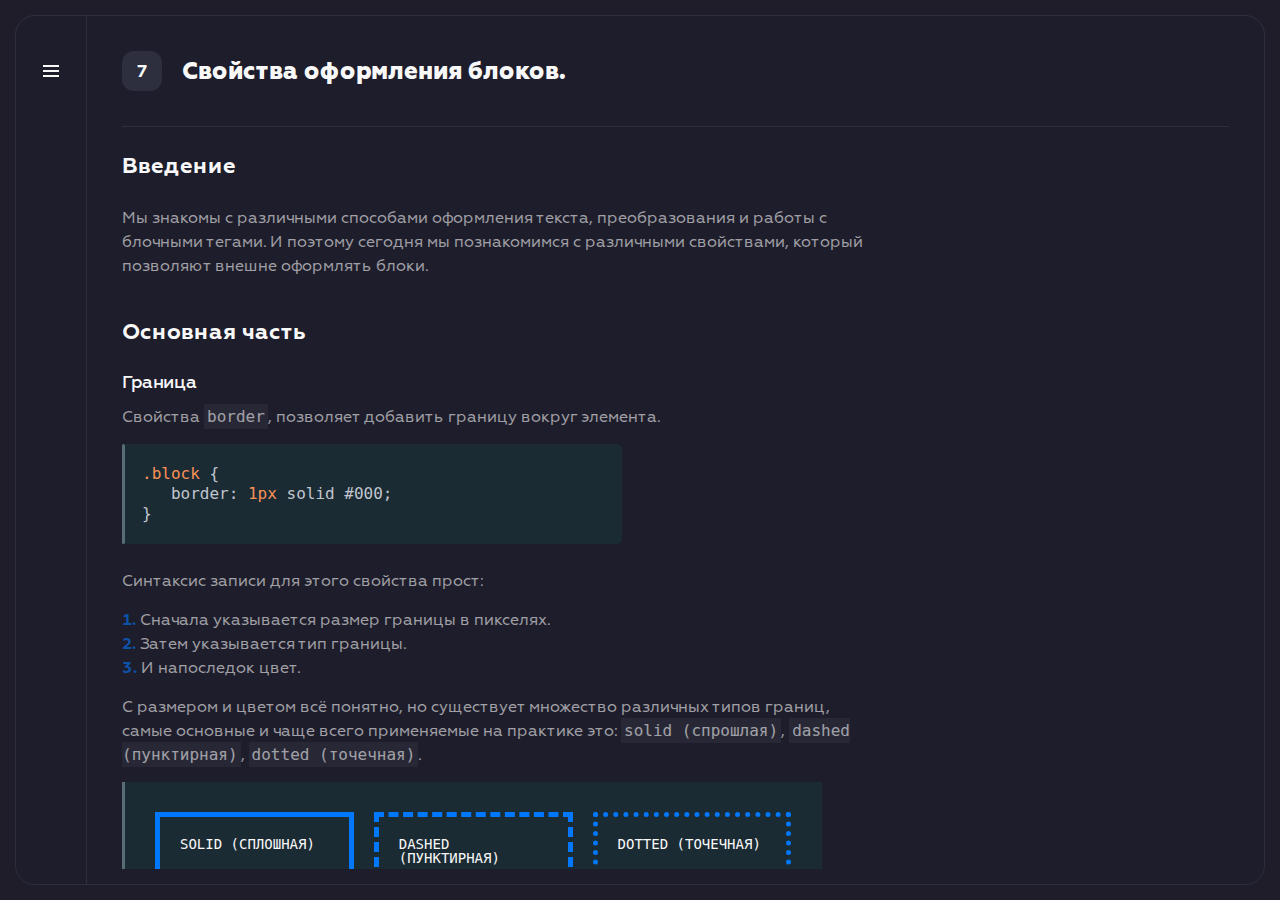
<file: 7/index.html>
<!DOCTYPE html>
<html lang="ru">
<head>
<meta charset="utf-8">
<meta name="viewport" content="width=device-width, initial-scale=1">
<link rel="icon" href="../img/favicon/favicon.svg" type="image/svg+xml">
<link rel="apple-touch-icon" href="../img/favicon/favicon.png" sizes="128x128">
<link rel="icon" href="../img/favicon/favicon.ico" sizes="16x16 32x32 64x64 128x128" type="image/vnd.microsoft.icon">
<title>Урок №7. CSS. Свойства оформления блоков.</title>
<link rel="stylesheet" href="../css/null.css">
<link rel="stylesheet" href="../css/style.css">
<link rel="stylesheet" href="../css/fonts.css">
<script src="https://ajax.googleapis.com/ajax/libs/jquery/3.5.1/jquery.min.js"></script></head>
<body>
	<div class="window">
<aside class="sidebar">
	<div class="sidebar__header">
		<div class="sidebar__button"><span></span></div>
		<div class="sidebar__title">Навигация</div>
	</div>
	<div class="sidebar__body">
		<div class="sidebar-category">
			<div class="sidebar-category__header"><a href="../home/">Главная</a></div>
		</div>
		<div class="sidebar-category">
			<div class="sidebar-category__header">Уроки</div>
			<ul class="sidebar-category__list">
				<li class="sidebar-category__item"><a href="../1/"><span>Урок 1.</span> Что такое сайты</a></li>
				<li class="sidebar-category__item"><a href="../5/"><span>Урок 5.</span> Стили шрифта и текста</a></li>
				<li class="sidebar-category__item"><a href="../6/"><span>Урок 6.</span> Свойства блоков</a></li>
				<li class="sidebar-category__item"><a href="../7/"><span>Урок 7.</span> Оформление блоков</a></li>
			</ul>
		</div>
		<div class="sidebar-category">
			<div class="sidebar-category__header">Полезности</div>
			<ul class="sidebar-category__list">
				<li class="sidebar-category__item"><a href="../creating-project/">Создание проекта</a></li>
				<li class="sidebar-category__item"><a href="../snippets/">Сокращения</a></li>
			</ul>
		</div>
	</div>
</aside>		<div class="wrapper">
<header class="header">
	<div class="header__container">
		<div class="header__content">
			<div class="header__box">
				<div class="header__num">7</div>
				<h1>Свойства оформления блоков.</h1>
			</div>
			<div class="header__button"><span></span></div>
			<div class="header-menu">
				<div class="header-menu__head">
					<div class="header-menu__title">Навигация</div>
				</div>
				<div class="header-menu__body">
					<div class="header-menu-category">
						<div class="header-menu-category__head"><a href="../home/">Главная</a></div>
					</div>
					<div class="header-menu-category">
						<div class="header-menu-category__head">Уроки</div>
						<ul class="header-menu-category__list">
							<li class="header-menu-category__item"><a href="../1/"><span>Урок 1.</span> Что такое сайты</a></li>
							<li class="header-menu-category__item"><a href="../5/"><span>Урок 5.</span> Стили шрифта и текста</a></li>
							<li class="header-menu-category__item"><a href="../6/"><span>Урок 6.</span> Свойства блоков</a></li>
							<li class="header-menu-category__item"><a href="../7/"><span>Урок 7.</span> Оформление блоков</a></li>
						</ul>
					</div>
					<div class="header-menu-category">
						<div class="header-menu-category__head">Полезности</div>
						<ul class="header-menu-category__list">
							<li class="header-menu-category__item"><a href="../creating-project/">Создание проекта</a></li>
							<li class="header-menu-category__item"><a href="../snippets/">Сокращения</a></li>
						</ul>
					</div>
				</div>
			</div>
		</div>
	</div>
</header>			<main class="page">
				<section>
					<aside class="page-nav">
						<ul class="page-nav__list">
							<li class="page-nav__item">
								<a href="#index1" class="page-nav__link active">Введение</a>
							</li>
							<li class="page-nav__item">
								<a href="#index2" class="page-nav__link">Основная часть</a>
								<div class="page-nav-inner">
									<ul class="page-nav-inner__list">
										<li class="page-nav-inner__item">
											<a href="#index3" class="page-nav-inner__link">Внутренняя граница (border)</a>
										</li>
										<li class="page-nav-inner__item">
											<a href="#index4" class="page-nav-inner__link">Радиус скругления (border-radius)</a>
										</li>
										<li class="page-nav-inner__item">
											<a href="#index5" class="page-nav-inner__link">Внешняя граница (outline)</a>
										</li>
										<li class="page-nav-inner__item">
											<a href="#index6" class="page-nav-inner__link">Тень элемента (box-shadow)</a>
										</li>
									</ul>
								</div>
							</li>
							<li class="page-nav__item">
								<a href="#index7" class="page-nav__link">Управление видимостью блока</a>
								<div class="page-nav-inner">
									<ul class="page-nav-inner__list">
										<li class="page-nav-inner__item">
											<a href="#index8" class="page-nav-inner__link">Непрозрачность (opacity)</a>
										</li>
										<li class="page-nav-inner__item">
											<a href="#index9" class="page-nav-inner__link">Видимость (visibility)</a>
										</li>
									</ul>
								</div>
							</li>
							<li class="page-nav__item">
								<a href="#index10" class="page-nav__link">Итог</a>
							</li>
						</ul>
					</aside>
					<div class="text">
						<div class="text__section">
							<h2 id="index1">Введение</h2>
							<p>Мы знакомы с различными способами оформления текста, преобразования и работы с блочными тегами. И поэтому сегодня мы познакомимся с различными свойствами, который позволяют внешне оформлять блоки.</p>
						</div>
						<div class="text__section">
							<h2 id="index2">Основная часть</h2>
							<h4 id="index3">Граница</h4>
							<p>Свойства <span>border</span>, позволяет добавить границу вокруг элемента.</p>
<div class="code">
	<pre><code data-language="css">.block {
   border: 1px solid #000;
}</code></pre>
</div>
							<p>Синтаксис записи для этого свойства прост:</p>
							<ol>
								<li>Сначала указывается размер границы в пикселях.</li>
								<li>Затем указывается тип границы.</li>
								<li>И напоследок цвет.</li>
							</ol>
							<p>С размером и цветом всё понятно, но существует множество различных типов границ, самые основные и чаще всего применяемые на практике это: <span>solid (спрошлая)</span>, <span>dashed (пунктирная)</span>, <span>dotted (точечная)</span>.</p>
							<div class="example">
								<div class="example__body" style="display: flex; margin: 0 -10px; font-family: monospace; color: #f8f8f8;">
									<div class="example__item" style="flex: 0 0 33.3%; padding: 0 10px;"><div style="padding: 20px; height: 100px;border: 5px solid #0177FB;">SOLID (СПЛОШНАЯ)</div></div>
									<div class="example__item" style="flex: 0 0 33.3%; padding: 0 10px;"><div style="padding: 20px; height: 100px;border: 5px dashed #0177FB; ">DASHED (ПУНКТИРНАЯ)</div></div>
									<div class="example__item" style="flex: 0 0 33.3%; padding: 0 10px;"><div style="padding: 20px; height: 100px;border: 5px dotted #0177FB; ">DOTTED (ТОЧЕЧНАЯ)</div></div>
								</div>
							</div>
							<p>Так же можно указать границу для какой-то конкретной стороны, для этого использовать свойства:</p>
							<ul>
								<li><span>border-top</span> - граница сверху.</li>
								<li><span>border-right</span> - граница справа.</li>
								<li><span>border-bottom</span> - граница снизу.</li>
								<li><span>border-left</span> - граница слева.</li>
							</ul>
							<p>Например нам необходимо сделать сплошные границы только сверху и снизу:</p>
<div class="code">
	<pre><code data-language="css">.block {
   border-top: 2px solid #0177fb;
   border-bottom: 2px solid #0177fb;
}</code></pre>
</div>
							<p>Получаем:</p>
							<div class="example">
								<div class="example__body">
									<div class="example__item" style="font-family: monospace; color: #f8f8f8; padding: 20px 0; height: 100px; border-top: 2px solid #0177fb; border-bottom: 2px solid #0177fb;">ГРАНИЦА СВЕРХУ<br>И СНИЗУ</div>
								</div>
							</div>
							<p>Так же можно сделать, так чтобы границы не было с какой-то конкретной стороны, для этого следует написать свойство <span>border</span>, указать необходимую ширину границы, тип и цвет, и после чего указать ещё одно свойство стороны границы, которую мы хотим убрать. Пусть это будет <span>border-bottom (нижняя граница)</span>, после чего указать значение <span>none</span>, либо же <span>0</span>:</p>
<div class="code">
	<pre><code data-language="css">.block {
   border: 2px solid #0177fb;

   /* отключаем нижнюю границу */
   border-bottom: none;
   /* так же можно использовать вариант ниже ↓ */
   border-bottom: 0;
}</code></pre>
</div>
							<p>Получаем:</p>
							<div class="example">
								<div class="example__body">
									<div class="example__item" style="font-family: monospace; color: #f8f8f8; padding: 20px; height: 100px; border: 2px solid #0177fb; border-bottom: 0;">ГРАНИЦА СНИЗУ ОТСУТСТВУЕТ</div>
								</div>
							</div>
							<h4 id="index4">Радиус скругления границы</h4>
							<p>Следующим свойством будет <span>border-radius</span>, оно позволяет скруглить границы блока.</p>
<div class="code">
	<pre><code data-language="css">.block {
   border-radius: 20px;
   border: 2px solid #0177fb;
}</code></pre>
</div>
							<div class="example">
								<div class="example__body">
									<div class="example__item" style="font-family: monospace; color: #f8f8f8; padding: 20px; height: 100px; border: 2px solid #0177fb; border-radius: 20px;">БЛОК С СКРУГЛЕННЫМИ УГЛАМИ</div>
								</div>
							</div>
							<p>Можно сделать круг, указав значение в <span>50%</span>.</p>
<div class="code">
	<pre><code data-language="css">img {
   border-radius: 50%;
   width: 200px;
   height: 200px;
   object-fit: cover;
}</code></pre>
</div>
							<div class="example">
								<div class="example__body">
									<div class="example__item"><img style="width: 200px; height: 200px; border-radius: 50%; object-fit: cover;" src="../img/endings/5.jpg"></div>
								</div>
							</div>
							<p>Так же можно скруглить границы с каких-либо определённых сторон, на подобии синтаксиса записи для свойств <span>margin</span> и <span>padding</span>.</p>
<div class="code">
	<pre><code data-language="css">.block {
   border-radius: 20px 50px 10px 0;
}</code></pre>
</div>
							<div class="example">
								<div class="example__body">
									<div class="example__item" style="font-family: monospace; color: #f8f8f8; padding: 20px; height: 100px; border: 2px solid #0177fb; border-radius: 20px 50px 10px 0;">БЛОК С СКРУГЛЕННЫМИ УГЛАМИ</div>
								</div>
							</div>
							<h4 id="index5">Внешняя граница</h4>
							<p>Свойство схожее с <span>border</span> - <span>outline</span>, добавляет уже внешную граница для блока.</p>
							<p>Синтаксис записи точно такой же как и у <span>border</span></p>
							<p>Отличием является то, что <span>outline</span>, устанавливается не внутри блока подвигая содержимое, а на внешую часть блока и разумеется не сдвигает внутреннее содержимое элемента.</p>
							<p>Помимо этого, в отличие от <span>border</span>, это свойство нельзя указать для какой-то конкретной стороны.</p>
							<p>Так же для него не будет действовать <span>border-radius</span>.</p>
<div class="code">
	<pre><code data-language="css">.block {
	/* устанавливаем внешнюю границу */
   outline: 4px solid red;
   /* для наглядности указываем внутреннюю границу*/
   border: 4px solid #0177fb;
}</code></pre>
</div>
							<div class="example">
								<div class="example__body">
									<div class="example__item" style="font-family: monospace; color: #f8f8f8; padding: 20px; height: 100px; border: 4px solid #0177fb; outline: 4px solid red;">БЛОК С ВНЕШНЕЙ ГРАНИЦЕЙ</div>
								</div>
							</div>
							<h4 id="index6">Тень для блока</h4>
							<p>Свойство <span>box-shadow</span> позволяет добавить тень к нашему элементу.</p>
							<p>Синтаксис записи такой же, как у <span>text-shadow</span>.</p>
<div class="code">
	<pre><code data-language="css">.block {
   box-shadow: 0 10px 25px rgba(0, 0, 0, .5);
   border-radius: 25px;
}</code></pre>
</div>
							<div class="example">
								<div class="example__body">
									<div class="example__item" style="font-family: monospace; color: #f8f8f8; padding: 20px; height: 100px; border-radius: 25px; box-shadow: 0 10px 25px rgba(0, 0, 0, .5);">БЛОК С ТЕНЬЮ</div>
								</div>
							</div>
							<p>Теней можно добавить несколько, указав их через запятую:</p>
<div class="code">
	<pre><code data-language="css">.block {
   box-shadow: 0 10px 25px rgba(0, 0, 0, .5),
               0 -20px 15px rgba(255, 255, 255, .3);
   border-radius: 25px;
}</code></pre>
</div>
							<div class="example">
								<div class="example__body">
									<div class="example__item" style="font-family: monospace; color: #f8f8f8; padding: 20px; height: 100px; border-radius: 25px; box-shadow: 0 10px 25px rgba(0, 0, 0, .5), 0 -20px 15px rgba(255, 255, 255, .3);">БЛОК С ДВУМЯ РАЗЛИЧНЫМИ ТЕНЯМИ</div>
								</div>
							</div>
							<p>Тем более можно добавить тень внутрь блока, для этого указав значение <span>inset</span> вначале записи значения:</p>
<div class="code">
	<pre><code data-language="css">.block {
   box-shadow: inset 0 0 25px rgba(255, 255, 255, .25);
   border-radius: 25px;
}</code></pre>
</div>
							<div class="example">
								<div class="example__body">
									<div class="example__item" style="font-family: monospace; color: #f8f8f8; padding: 20px; height: 100px; border-radius: 25px; box-shadow: inset 0 0 25px rgba(255, 255, 255, .1);">БЛОК С ВНУТРЕННЕЙ ТЕНЬЮ</div>
								</div>
							</div>
						</div>
						<div class="text__section">
							<h2 id="index7">Управление видимостью блока</h2>
							<h4 id="index8">Непрозрачность блока</h4>
							<p>Свойство управляющая непрозрачностью блока - <span>opacity</span>.</p>
							<p>Значение указывается в десятичной дроби. Где <span>1</span> - это полная непрозрачность, <span>0</span> - полностью прозрачный элемент, и например <span>0.5</span> - половина непрозрачности.</p>
<div class="code">
	<pre><code data-language="css">.block {
   opacity: 0.5;
   /* внешняя обводка для наглядности */
   border: 5px solid #fff;
}</code></pre>
</div>
							<div class="example">
								<div class="example__body">
									<div class="example__item" style="font-family: monospace; color: #f8f8f8; padding: 20px; height: 100px; opacity: 0.5; border: 5px solid #fff;">ПОЛУПРОЗРАЧНЫЙ БЛОК</div>
								</div>
							</div>
							<p>Важно подметить, что в отличие от <span>display: none</span>, над элемент не убирается из вёрстки и занимает то же место, что и было изначально, и с ним можно до сих пор взаимодействовать (например, кликать по ссылке).</p>
							<h4 id="index9">Видимость блока</h4>
							<p>Последнее на сегодня свойство предназначено для того, чтобы отображать или же скрыть блок. Это свойство <span>visibility</span>.</p>
							<p>У этого свойства так же есть существенные отличия, как от <span>opacity</span>, так и от <span>display: none</span></p>
							<p>И так, по умолчанию у этого свойства присвоено значение - <span>visible</span>. Соответственно, у него есть противоположное значение - <span>hidden</span>. В этом случае, блок исчезнет.</p>
							<p>В отличие от <span>display: none</span> место, которое занимал блок никуда не пропадёт. Это отличие является схожестью с <span>opacity: 0</span>, но отличие этого свойства от <span>opacity: 0</span>, так это то, что с этим блоком пропадает возможность взаимодействия.</p>
						</div>
						<div class="text__section">
							<h2 id="index10">Итог</h2>
							<p>Практически все свойства о которых сегодня шла речь так же применимы и к строчным тегам, за исключением свойства <span>border</span>.</p>
							<p>Так же исключением является свойство <span>outline</span>, которое впринципе работает, но работает иначе: внешняя граница обтикает наш текст.</p>
<div class="code">
	<pre><code data-language="css">span {
   outline: 2px solid #fff;
}</code></pre>
</div>
							<div class="example">
								<div class="example__body">
									<div class="example__item" style="font-family: monospace; color: #f8f8f8; display: inline; outline: 2px solid #fff;">Строчный тег<br>Lorem ipsum dolor sit amet consectetur, adipisicing elit. Debitis ex possimus numquam dignissimos molestias temporibus eveniet placeat assumenda aperiam vel!</div>
								</div>
							</div>
							<p>Так же, к строчным тегам нельзя применить <span>border-radius</span>, так как соответственно нельзя применить свойство <span>border</span>.</p>
						</div>
						<img src="../img/endings/5.jpg" class="end">
					</div>
				</section>
			</main>
		</div>
	</div>
<script src="../js/rainbow.min.js"></script>
<script src="../js/script.js"></script></body>
</html>
</file>
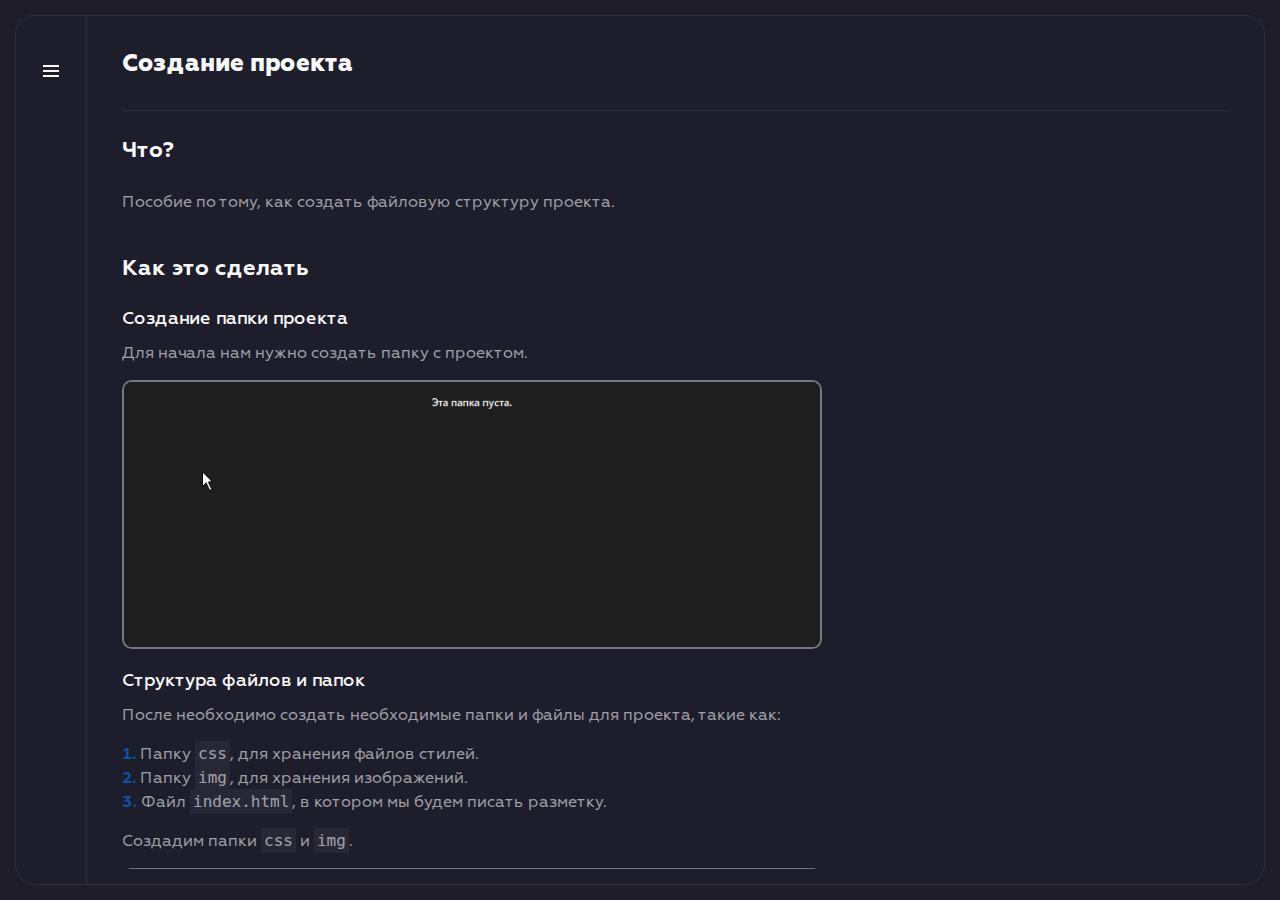
<file: creating-project/index.html>
<!DOCTYPE html>
<html lang="ru">
<head>
<meta charset="utf-8">
<meta name="viewport" content="width=device-width, initial-scale=1">
<link rel="icon" href="../img/favicon/favicon.svg" type="image/svg+xml">
<link rel="apple-touch-icon" href="../img/favicon/favicon.png" sizes="128x128">
<link rel="icon" href="../img/favicon/favicon.ico" sizes="16x16 32x32 64x64 128x128" type="image/vnd.microsoft.icon">
<title>Создание проекта</title>
<link rel="stylesheet" href="../css/null.css">
<link rel="stylesheet" href="../css/style.css">
<link rel="stylesheet" href="../css/fonts.css">
<script src="https://ajax.googleapis.com/ajax/libs/jquery/3.5.1/jquery.min.js"></script></head>
<body>
	<div class="window">
<aside class="sidebar">
	<div class="sidebar__header">
		<div class="sidebar__button"><span></span></div>
		<div class="sidebar__title">Навигация</div>
	</div>
	<div class="sidebar__body">
		<div class="sidebar-category">
			<div class="sidebar-category__header"><a href="../home/">Главная</a></div>
		</div>
		<div class="sidebar-category">
			<div class="sidebar-category__header">Уроки</div>
			<ul class="sidebar-category__list">
				<li class="sidebar-category__item"><a href="../1/"><span>Урок 1.</span> Что такое сайты</a></li>
				<li class="sidebar-category__item"><a href="../5/"><span>Урок 5.</span> Стили шрифта и текста</a></li>
				<li class="sidebar-category__item"><a href="../6/"><span>Урок 6.</span> Свойства блоков</a></li>
				<li class="sidebar-category__item"><a href="../7/"><span>Урок 7.</span> Оформление блоков</a></li>
			</ul>
		</div>
		<div class="sidebar-category">
			<div class="sidebar-category__header">Полезности</div>
			<ul class="sidebar-category__list">
				<li class="sidebar-category__item"><a href="../creating-project/">Создание проекта</a></li>
				<li class="sidebar-category__item"><a href="../snippets/">Сокращения</a></li>
			</ul>
		</div>
	</div>
</aside>		<div class="wrapper">
<header class="header">
	<div class="header__container">
		<div class="header__content">
			<div class="header__box">
				<h1>Создание проекта</h1>
			</div>
			<div class="header__button"><span></span></div>
			<div class="header-menu">
				<div class="header-menu__head">
					<div class="header-menu__title">Навигация</div>
				</div>
				<div class="header-menu__body">
					<div class="header-menu-category">
						<div class="header-menu-category__head"><a href="../home/">Главная</a></div>
					</div>
					<div class="header-menu-category">
						<div class="header-menu-category__head">Уроки</div>
						<ul class="header-menu-category__list">
							<li class="header-menu-category__item"><a href="../1/"><span>Урок 1.</span> Что такое сайты</a></li>
							<li class="header-menu-category__item"><a href="../5/"><span>Урок 5.</span> Стили шрифта и текста</a></li>
							<li class="header-menu-category__item"><a href="../6/"><span>Урок 6.</span> Свойства блоков</a></li>
							<li class="header-menu-category__item"><a href="../7/"><span>Урок 7.</span> Оформление блоков</a></li>
						</ul>
					</div>
					<div class="header-menu-category">
						<div class="header-menu-category__head">Полезности</div>
						<ul class="header-menu-category__list">
							<li class="header-menu-category__item"><a href="../creating-project/">Создание проекта</a></li>
							<li class="header-menu-category__item"><a href="../snippets/">Сокращения</a></li>
						</ul>
					</div>
				</div>
			</div>
		</div>
	</div>
</header>			<main class="page">
				<section>
					<aside class="page-nav">
						<ul class="page-nav__list">
							<li class="page-nav__item">
								<a href="#index1" class="page-nav__link active">Введение</a>
							</li>
							<li class="page-nav__item">
								<a href="#index2" class="page-nav__link">Основная часть</a>
								<div class="page-nav-inner">
									<ul class="page-nav-inner__list">
										<li class="page-nav-inner__item">
											<a href="#index3" class="page-nav-inner__link">Создание папки проекта</a>
										</li>
										<li class="page-nav-inner__item">
											<a href="#index4" class="page-nav-inner__link">Создание структуры файлов и папок</a>
										</li>
										<li class="page-nav-inner__item">
											<a href="#index5" class="page-nav-inner__link">Создание файлов стилей</a>
										</li>
										<li class="page-nav-inner__item">
											<a href="#index6" class="page-nav-inner__link">Создание структуры HTML</a>
										</li>
									</ul>
								</div>
							</li>
						</ul>
					</aside>
					<div class="text">
						<div class="text__section">
							<h2 id="index1">Что?</h2>
							<p>Пособие по тому, как создать файловую структуру проекта.</p>
						</div>
						<div class="text__section">
							<h2 id="index2">Как это сделать</h2>
							<h4 id="index3">Создание папки проекта</h4>
							<p>Для начала нам нужно создать папку с проектом.</p>
							<img class="text__image" src="../img/creating-project/1.gif">
							<h4 id="index4">Структура файлов и папок</h4>
							<p>После необходимо создать необходимые папки и файлы для проекта, такие как:</p>
							<ol>
								<li>Папку <span>css</span>, для хранения файлов стилей.</li>
								<li>Папку <span>img</span>, для хранения изображений.</li>
								<li>Файл <span>index.html</span>, в котором мы будем писать разметку.</li>
							</ol>
							<p>Создадим папки <span>css</span> и <span>img</span>.</p>
							<img src="../img/creating-project/2.gif" class="text__image">
							<p>Создадим файл <span>index.html</span>, для этого перенесём нашу основную папку <span>Project</span>, в <span>Sublime Text 3</span>.</p>
							<img src="../img/creating-project/3.gif" class="text__image">
							<p>После этого, раскроем папку, нажав по ней. После чего нажмём правой кнопком мыши по папке нашего проекта <span>Project</span> и нажмём <span>New File</span>.</p>
							<p>Затем сохраним наш файл нажав сочетание клавиш <span>Ctrl + S</span>, либо зайдя в меню, выбрав пукнт <span>File</span> и нажав пункт <span>Save</span>.</p>
							<p>После чего укажем название файла как <span>index.html</span> и нажмём сохранить.</p>
							<img src="../img/creating-project/4.gif" class="text__image">
							<h4 id="index5">Создадим файлы стилей</h4>
							<p>После предыдущих операций необходимо будет создать файл <span>style.css</span>.</p>
							<p>Для этого следует раскрыть папку <span>css</span> в нашем проекте в <span>Sublime Text 3</span>, нажать правой кнопкой мыши по папке <span>css</span>, выбрать пункт <span>New File</span>, и после чего сохранить файл под названием <span>style.css</span>.</p>
							<img src="../img/creating-project/5.gif" class="text__image">
							<p>Так же необходим будет файл с обнуляющими стилями css. Нам следует его найти и перенести в наш проект в папку <span>css</span>.</p>
							<img src="../img/creating-project/6.gif" class="text__image">
							<h4 id="index6">Созадние базовой структруы в <span>index.html</span>.</h4>
							<p>Теперь нам следует создать стандартную структуру в <span>HTML</span> коде.</p>
							<p>Для этого откроем наш файл <span>index.html</span> в <span>Sublime Text 3</span>, после чего напишем <span>!</span> и нажмём клавишу <span>Tab</span>.</p>
							<p>Изменим значение атрибута <span>lang</span>, для тега <span>&lt;html&gt;</span> с <span>en</span> на <span>ru</span>, и напишем своё название странцы в теге <span>&lt;title&gt;</span>.</p>
							<img src="../img/creating-project/7.gif" class="text__image">
							<p>И окончательным действием к подготовке нашего проекта станет подключение файлов стилей к нашей <span>HTML-странице</span>.</p>
							<p>Чтобы это сделать нам необходимо создать внутри тега <span>&lt;head&gt;</span>, тег <span>&lt;link&gt;</span>. Для этого созтаточно написать <span>link</span>, после чего нажать на клавишу <span>Tab</span>. Затем в атрибуте <span>href</span>, следует указать путь к нашему файлу стилей.</p>
							<p>Сначала следует подключить обнуляющий файл стилей, затем файл со стилями, которые мы будем писать.</p>
							<p>После этого сохраняем файл <span>index.html</span>.</p>
							<img src="../img/creating-project/8.gif" class="text__image">
							<p>Всё мы готовы к работе над новым проектом!</p>
						</div>
						<img src="../img/endings/3.jpg" class="end">
					</div>
				</section>
			</main>
		</div>
	</div>
<script src="../js/rainbow.min.js"></script>
<script src="../js/script.js"></script></body>
</html>
</file>
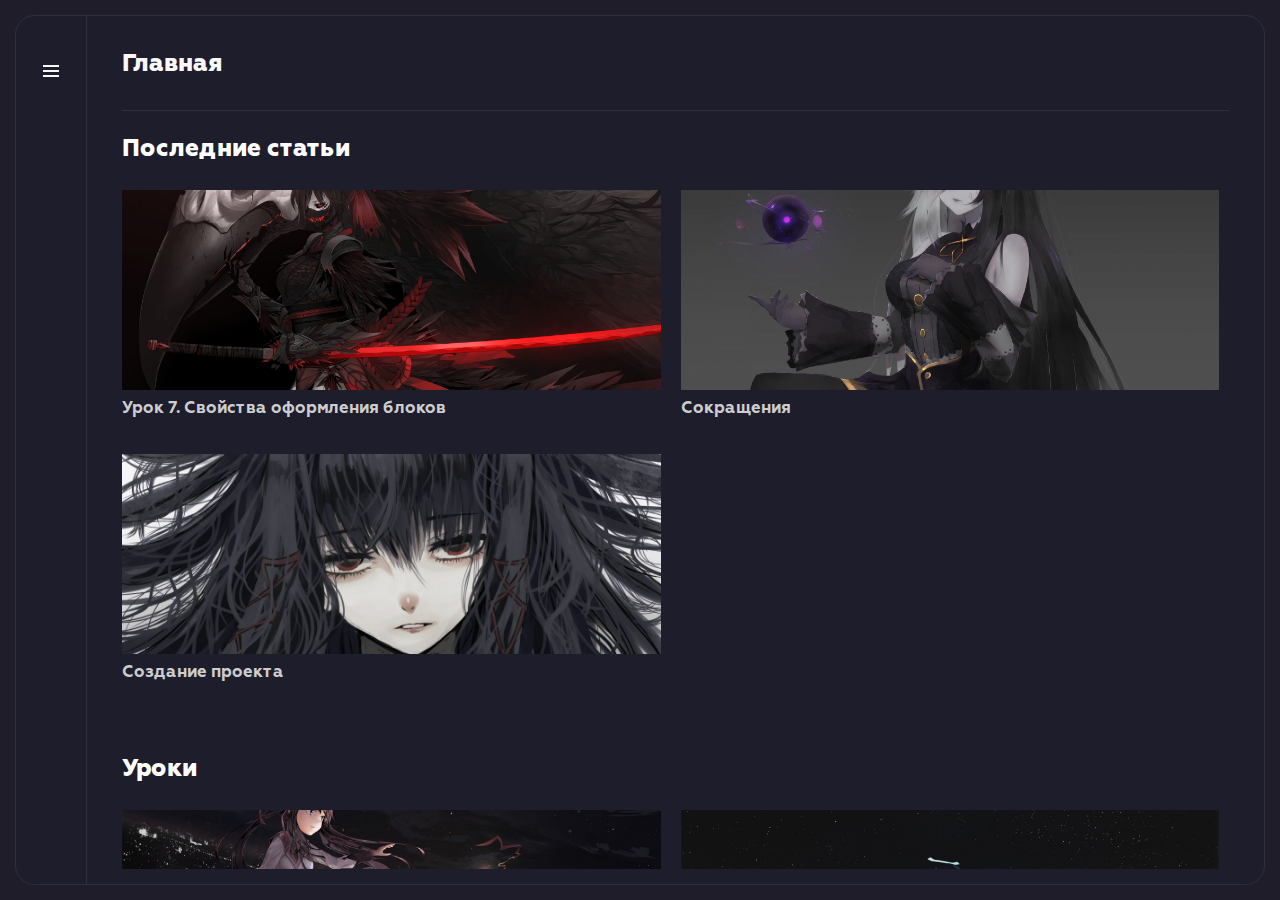
<file: home/index.html>
<!DOCTYPE html>
<html lang="ru">
<head>
<meta charset="utf-8">
<meta name="viewport" content="width=device-width, initial-scale=1">
<link rel="icon" href="../img/favicon/favicon.svg" type="image/svg+xml">
<link rel="apple-touch-icon" href="../img/favicon/favicon.png" sizes="128x128">
<link rel="icon" href="../img/favicon/favicon.ico" sizes="16x16 32x32 64x64 128x128" type="image/vnd.microsoft.icon">
<title>Главная</title>
<link rel="stylesheet" href="../css/null.css">
<link rel="stylesheet" href="../css/style.css">
<link rel="stylesheet" href="../css/fonts.css">
<script src="https://ajax.googleapis.com/ajax/libs/jquery/3.5.1/jquery.min.js"></script></head>
<body>
	<div class="window">
<aside class="sidebar">
	<div class="sidebar__header">
		<div class="sidebar__button"><span></span></div>
		<div class="sidebar__title">Навигация</div>
	</div>
	<div class="sidebar__body">
		<div class="sidebar-category">
			<div class="sidebar-category__header"><a href="../home/">Главная</a></div>
		</div>
		<div class="sidebar-category">
			<div class="sidebar-category__header">Уроки</div>
			<ul class="sidebar-category__list">
				<li class="sidebar-category__item"><a href="../1/"><span>Урок 1.</span> Что такое сайты</a></li>
				<li class="sidebar-category__item"><a href="../5/"><span>Урок 5.</span> Стили шрифта и текста</a></li>
				<li class="sidebar-category__item"><a href="../6/"><span>Урок 6.</span> Свойства блоков</a></li>
				<li class="sidebar-category__item"><a href="../7/"><span>Урок 7.</span> Оформление блоков</a></li>
			</ul>
		</div>
		<div class="sidebar-category">
			<div class="sidebar-category__header">Полезности</div>
			<ul class="sidebar-category__list">
				<li class="sidebar-category__item"><a href="../creating-project/">Создание проекта</a></li>
				<li class="sidebar-category__item"><a href="../snippets/">Сокращения</a></li>
			</ul>
		</div>
	</div>
</aside>		<div class="wrapper">
<header class="header">
	<div class="header__container">
		<div class="header__content">
			<div class="header__box">
				<h1>Главная</h1>
			</div>
			<div class="header__button"><span></span></div>
			<div class="header-menu">
				<div class="header-menu__head">
					<div class="header-menu__title">Навигация</div>
				</div>
				<div class="header-menu__body">
					<div class="header-menu-category">
						<div class="header-menu-category__head"><a href="../home/">Главная</a></div>
					</div>
					<div class="header-menu-category">
						<div class="header-menu-category__head">Уроки</div>
						<ul class="header-menu-category__list">
							<li class="header-menu-category__item"><a href="../1/"><span>Урок 1.</span> Что такое сайты</a></li>
							<li class="header-menu-category__item"><a href="../5/"><span>Урок 5.</span> Стили шрифта и текста</a></li>
							<li class="header-menu-category__item"><a href="../6/"><span>Урок 6.</span> Свойства блоков</a></li>
							<li class="header-menu-category__item"><a href="../7/"><span>Урок 7.</span> Оформление блоков</a></li>
						</ul>
					</div>
					<div class="header-menu-category">
						<div class="header-menu-category__head">Полезности</div>
						<ul class="header-menu-category__list">
							<li class="header-menu-category__item"><a href="../creating-project/">Создание проекта</a></li>
							<li class="header-menu-category__item"><a href="../snippets/">Сокращения</a></li>
						</ul>
					</div>
				</div>
			</div>
		</div>
	</div>
</header>			<main class="page">
				<section>
					<div class="home">
						<div class="home__container">
							<div class="home__last">
								<div class="home__title">Последние статьи</div>
								<div class="home-article">
									<a href="../7/" class="home-article__wrapper">
										<span class="home-article__image"><img src="../img/endings/5.jpg"></span>
										<span class="home-article__title">Урок 7. Свойства оформления блоков</span>
									</a>
								</div>
								<div class="home-article">
									<a href="../snippets/" class="home-article__wrapper">
										<span class="home-article__image"><img src="../img/endings/4.jpg"></span>
										<span class="home-article__title">Сокращения</span>
									</a>
								</div>
								<div class="home-article">
									<a href="../creating-project/" class="home-article__wrapper">
										<span class="home-article__image"><img src="../img/endings/3.jpg"></span>
										<span class="home-article__title">Создание проекта</span>
									</a>
								</div>
							</div>
							<div class="home__all">
								<div class="home__section">
									<div class="home__title">Уроки</div>
									<div class="home__box">
										<div class="home-article">
											<a href="../5/" class="home-article__wrapper">
												<span class="home-article__image"><img src="../img/endings/1.jpg"></span>
												<span class="home-article__title">Урок 5. Стили шрифтов и текста</span>
											</a>
										</div>
										<div class="home-article">
											<a href="../6/" class="home-article__wrapper">
												<span class="home-article__image"><img src="../img/endings/2.jpg"></span>
												<span class="home-article__title">Урок 6. Свойства блоков</span>
											</a>
										</div>
										<div class="home-article">
											<a href="../7/" class="home-article__wrapper">
												<span class="home-article__image"><img src="../img/endings/5.jpg"></span>
												<span class="home-article__title">Урок 7. Свойства оформления блоков</span>
											</a>
										</div>
									</div>
								</div>
								<div class="home__section">
									<div class="home__title">Полезности</div>
									<div class="home__box">
										<div class="home-article">
											<a href="../creating-project/" class="home-article__wrapper">
												<span class="home-article__image"><img src="../img/endings/3.jpg"></span>
												<span class="home-article__title">Создание проекта</span>
											</a>
										</div>
										<div class="home-article">
											<a href="../snippets/" class="home-article__wrapper">
												<span class="home-article__image"><img src="../img/endings/4.jpg"></span>
												<span class="home-article__title">Сокращения</span>
											</a>
										</div>
									</div>
								</div>
							</div>
						</div>
					</div>
				</section>
			</main>
		</div>
	</div>
<script src="../js/rainbow.min.js"></script>
<script src="../js/script.js"></script></body>
</html>
</file>
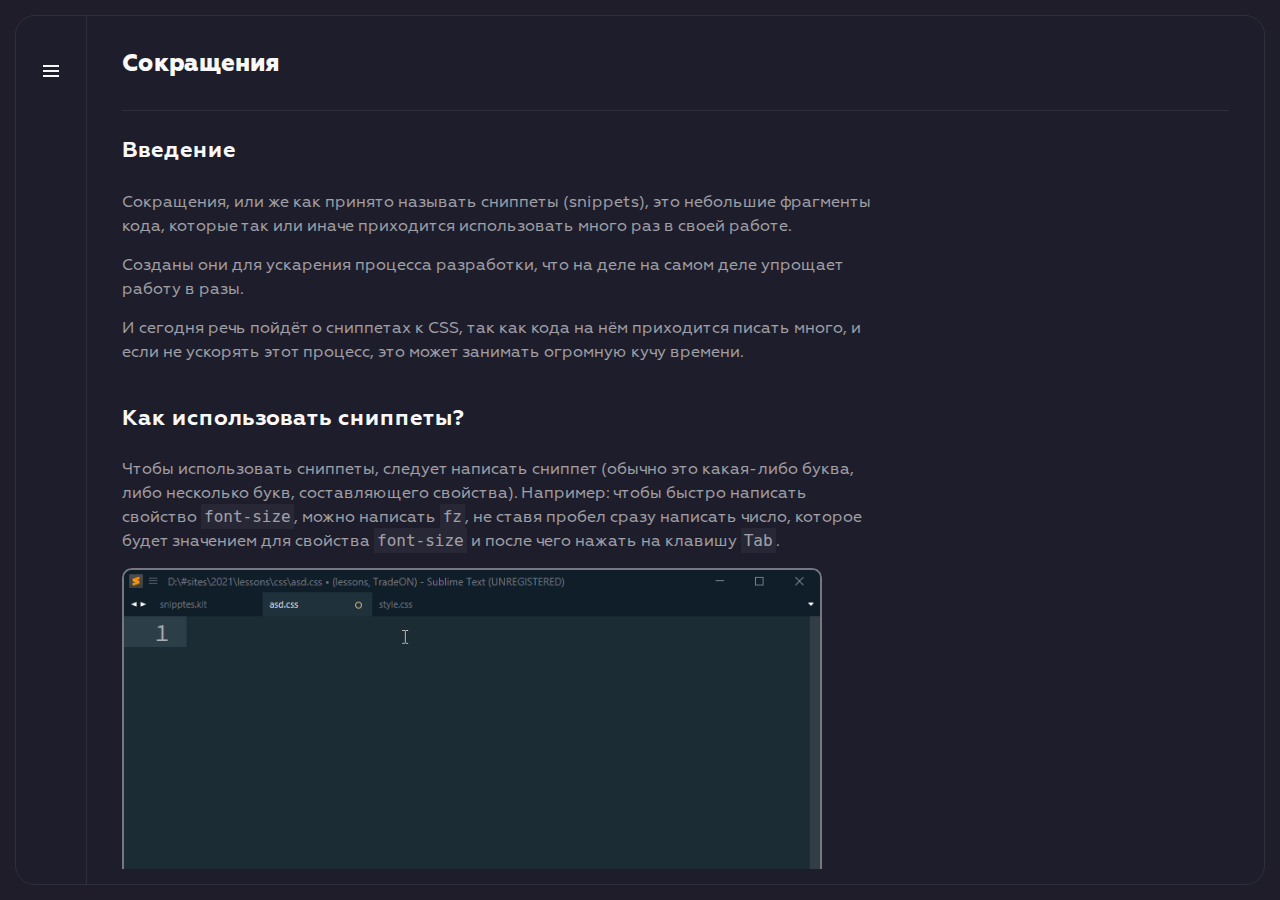
<file: snippets/index.html>
<!DOCTYPE html>
<html lang="ru">
<head>
<meta charset="utf-8">
<meta name="viewport" content="width=device-width, initial-scale=1">
<link rel="icon" href="../img/favicon/favicon.svg" type="image/svg+xml">
<link rel="apple-touch-icon" href="../img/favicon/favicon.png" sizes="128x128">
<link rel="icon" href="../img/favicon/favicon.ico" sizes="16x16 32x32 64x64 128x128" type="image/vnd.microsoft.icon">
<title>Сокращения</title>
<link rel="stylesheet" href="../css/null.css">
<link rel="stylesheet" href="../css/style.css">
<link rel="stylesheet" href="../css/fonts.css">
<script src="https://ajax.googleapis.com/ajax/libs/jquery/3.5.1/jquery.min.js"></script></head>
<body>
	<div class="window">
<aside class="sidebar">
	<div class="sidebar__header">
		<div class="sidebar__button"><span></span></div>
		<div class="sidebar__title">Навигация</div>
	</div>
	<div class="sidebar__body">
		<div class="sidebar-category">
			<div class="sidebar-category__header"><a href="../home/">Главная</a></div>
		</div>
		<div class="sidebar-category">
			<div class="sidebar-category__header">Уроки</div>
			<ul class="sidebar-category__list">
				<li class="sidebar-category__item"><a href="../1/"><span>Урок 1.</span> Что такое сайты</a></li>
				<li class="sidebar-category__item"><a href="../5/"><span>Урок 5.</span> Стили шрифта и текста</a></li>
				<li class="sidebar-category__item"><a href="../6/"><span>Урок 6.</span> Свойства блоков</a></li>
				<li class="sidebar-category__item"><a href="../7/"><span>Урок 7.</span> Оформление блоков</a></li>
			</ul>
		</div>
		<div class="sidebar-category">
			<div class="sidebar-category__header">Полезности</div>
			<ul class="sidebar-category__list">
				<li class="sidebar-category__item"><a href="../creating-project/">Создание проекта</a></li>
				<li class="sidebar-category__item"><a href="../snippets/">Сокращения</a></li>
			</ul>
		</div>
	</div>
</aside>		<div class="wrapper">
<header class="header">
	<div class="header__container">
		<div class="header__content">
			<div class="header__box">
				<h1>Сокращения</h1>
			</div>
			<div class="header__button"><span></span></div>
			<div class="header-menu">
				<div class="header-menu__head">
					<div class="header-menu__title">Навигация</div>
				</div>
				<div class="header-menu__body">
					<div class="header-menu-category">
						<div class="header-menu-category__head"><a href="../home/">Главная</a></div>
					</div>
					<div class="header-menu-category">
						<div class="header-menu-category__head">Уроки</div>
						<ul class="header-menu-category__list">
							<li class="header-menu-category__item"><a href="../1/"><span>Урок 1.</span> Что такое сайты</a></li>
							<li class="header-menu-category__item"><a href="../5/"><span>Урок 5.</span> Стили шрифта и текста</a></li>
							<li class="header-menu-category__item"><a href="../6/"><span>Урок 6.</span> Свойства блоков</a></li>
							<li class="header-menu-category__item"><a href="../7/"><span>Урок 7.</span> Оформление блоков</a></li>
						</ul>
					</div>
					<div class="header-menu-category">
						<div class="header-menu-category__head">Полезности</div>
						<ul class="header-menu-category__list">
							<li class="header-menu-category__item"><a href="../creating-project/">Создание проекта</a></li>
							<li class="header-menu-category__item"><a href="../snippets/">Сокращения</a></li>
						</ul>
					</div>
				</div>
			</div>
		</div>
	</div>
</header>			<main class="page">
				<section>
					<aside class="page-nav">
						<ul class="page-nav__list">
							<li class="page-nav__item">
								<a href="#index1" class="page-nav__link active">Введение</a>
							</li>
							<li class="page-nav__item">
								<a href="#index2" class="page-nav__link">Использование</a>
							</li>
							<li class="page-nav__item">
								<a href="#index3" class="page-nav__link">Сниппеты шрифтов и текстов</a>
								<div class="page-nav-inner">
									<ul class="page-nav-inner__list">
										<li class="page-nav-inner__item">
											<a href="#index4" class="page-nav-inner__link">Сниппеты шрифтов</a>
										</li>
										<li class="page-nav-inner__item">
											<a href="#index5" class="page-nav-inner__link">Сниппеты текста</a>
										</li>
									</ul>
								</div>
							</li>
							<li class="page-nav__item">
								<a href="#index6" class="page-nav__link">Сниппеты блоков</a>
							</li>
						</ul>
					</aside>
					<div class="text">
						<div class="text__section">
							<h2 id="index1">Введение</h2>
							<p>Сокращения, или же как принято называть сниппеты (snippets), это небольшие фрагменты кода, которые так или иначе приходится использовать много раз в своей работе.</p>
							<p>Созданы они для ускарения процесса разработки, что на деле на самом деле упрощает работу в разы.</p>
							<p>И сегодня речь пойдёт о сниппетах к CSS, так как кода на нём приходится писать много, и если не ускорять этот процесс, это может занимать огромную кучу времени.</p>
						</div>
						<div class="text__section">
							<h2 id="index2">Как использовать сниппеты?</h2>
							<p>Чтобы использовать сниппеты, следует написать сниппет (обычно это какая-либо буква, либо несколько букв, составляющего свойства). Например: чтобы быстро написать свойство <span>font-size</span>, можно написать <span>fz</span>, не ставя пробел сразу написать число, которое будет значением для свойства <span>font-size</span> и после чего нажать на клавишу <span>Tab</span>.</p>
							<img src="../img/snippets/1.gif" class="text__image">
							<p>Чтобы использовать любой сниппет, в принципе в конце каждого следует нажимать на клавишу <span>Tab</span>.</p>
						</div>
						<div class="text__section">
							<h2 id="index3">Сниппеты для свойств шрифтов и текстов</h2>
							<h4 id="index4">Сниппеты шрифтов</h4>
							<div class="table">
								<table>
									<tr>
										<th>Свойство</th>
										<th>Сниппет</th>
										<th>Пример</th>
										<th>Итог</th>
										<th>Описание</th>
									</tr>
									<tr>
										<td>font-family</td>
										<td>ff</td>
										<td>ffa</td>
										<td>font-family: Arial, "Helvetica Neue", Helvetica, sans-serif;</td>
										<td>Меняет семейство шрифта на Arial</td>
									</tr>
									<tr>
										<td>font-size</td>
										<td>fz</td>
										<td>fz20</td>
										<td>font-size: 20px;</td>
										<td>Делает размер шрифта равным 20px</td>
									</tr>
									<tr>
										<td>font-style</td>
										<td>fs</td>
										<td>fsi</td>
										<td>font-style: italic;</td>
										<td>Делает текст курсивом</td>
									</tr>
									<tr>
										<td>font-weight</td>
										<td>fw</td>
										<td>fwb</td>
										<td>font-weight: bold;</td>
										<td>Делает начертание шрифта жирным</td>
									</tr>
								</table>
							</div>
							<h4 id="index5">Сниппеты текста</h4>
							<div class="table">
								<table>
									<tr>
										<th>Свойство</th>
										<th>Сниппет</th>
										<th>Пример</th>
										<th>Итог</th>
										<th>Описание</th>
									</tr>
									<tr>
										<td>color</td>
										<td>c</td>
										<td>c#fff</td>
										<td>color: #fff;</td>
										<td>Изменяет цвет текста</td>
									</tr>
									<tr>
										<td>text-align</td>
										<td>ta</td>
										<td>tac</td>
										<td>text-align: center;</td>
										<td>Выравнивает горизонтально текст посередине</td>
									</tr>
									<tr>
										<td>text-decoration</td>
										<td>td</td>
										<td>tdu</td>
										<td>text-decoration: underline;</td>
										<td>Добавляет подчёркивание для текста</td>
									</tr>
									<tr>
										<td>text-shadow</td>
										<td>ts</td>
										<td>ts1-2-3-#000</td>
										<td>text-shadow: 1px 2px 3px #000;</td>
										<td>Добавляет тень тексу</td>
									</tr>
									<tr>
										<td>text-transform</td>
										<td>tt</td>
										<td>ttu</td>
										<td>text-transform: underline;</td>
										<td>Делает весь текст заглавными буквами</td>
									</tr>
									<tr>
										<td>text-indent</td>
										<td>ti</td>
										<td>ti20</td>
										<td>text-indent: 20px;</td>
										<td>Отступ первой строки в 20px</td>
									</tr>
									<tr>
										<td>letter-spacing</td>
										<td>ls</td>
										<td>ls5</td>
										<td>letter-spacing: 5px;</td>
										<td>Отступ между символами в 5px</td>
									</tr>
									<tr>
										<td>word-spacing</td>
										<td>ws</td>
										<td>ws10</td>
										<td>word-spacing: 10px;</td>
										<td>Отступ между словами в 10px</td>
									</tr>
									<tr>
										<td>white-space</td>
										<td>whs</td>
										<td>whs</td>
										<td>white-space: nowrap;</td>
										<td>Запрещает тексту переходить на новую строку</td>
									</tr>
									<tr>
										<td>line-height</td>
										<td>lh</td>
										<td>lh2</td>
										<td>line-height: 2;</td>
										<td>Межстрочный интервал в два раза больше размера шрифта</td>
									</tr>
								</table>
							</div>
						</div>
						<div class="text__section">
							<h2 id="index6">Сниппеты свойств блоков</h2>
							<div class="table">
								<table>
									<tr>
										<th>Свойство</th>
										<th>Сниппет</th>
										<th>Пример</th>
										<th>Итог</th>
										<th>Описание</th>
									</tr>
									<tr>
										<td>padding</td>
										<td>p</td>
										<td>p50-30-50-10</td>
										<td>padding: 50px 30px 50px 10px;</td>
										<td>Внутренний отступ</td>
									</tr>
									<tr>
										<td>margin</td>
										<td>m</td>
										<td>m50</td>
										<td>marin: 50px;</td>
										<td>Внешний отступ</td>
									</tr>
									<tr>
										<td>width</td>
										<td>w</td>
										<td>w300</td>
										<td>width: 300px;</td>
										<td>Устанавливает ширину</td>
									</tr>
									<tr>
										<td>max-width</td>
										<td>maw</td>
										<td>maw300</td>
										<td>max-width: 300px;</td>
										<td>Устаналивает максимальную ширину</td>
									</tr>
									<tr>
										<td>min-width</td>
										<td>miw</td>
										<td>miw300</td>
										<td>min-width: 300px;</td>
										<td>Устаналивает минимальную ширину</td>
									</tr>
									<tr>
										<td>height</td>
										<td>h</td>
										<td>h50p</td>
										<td>height: 50%;</td>
										<td>Устанавливает высоту в 50%</td>
									</tr>
									<tr>
										<td>max-height</td>
										<td>mah</td>
										<td>mah30</td>
										<td>max-height: 30px;</td>
										<td>Максимальная высота</td>
									</tr>
									<tr>
										<td>min-height</td>
										<td>mih</td>
										<td>mih500</td>
										<td>min-height: 500px;</td>
										<td>Минимальная высота</td>
									</tr>
									<tr>
										<td>overflow</td>
										<td>ov</td>
										<td>ovh</td>
										<td>overflow: hidden;</td>
										<td>Скрывает содержимое за границами элемента</td>
									</tr>
									<tr>
										<td>display</td>
										<td>d</td>
										<td>dn</td>
										<td>display: none;</td>
										<td>Скрывает элемент страницы</td>
									</tr>
								</table>
							</div>
						</div>
						<img src="../img/endings/4.jpg" class="end">
					</div>
				</section>
			</main>
		</div>
	</div>
<script src="../js/rainbow.min.js"></script>
<script src="../js/script.js"></script></body>
</html>
</file>
<file: css/null.css>
*{padding:0;margin:0;border:0}
*,*:before,*:after{-moz-box-sizing:border-box;-webkit-box-sizing:border-box;box-sizing:border-box}
*:focus,*:active,a:focus,a:active{outline: none}
nav,footer,header,aside{display:block}
html,body{width:100%;height:100%;font-size:100%;line-height:1;font-size:14px;-ms-text-size-adjust:100%;-moz-text-size-adjust:100%;-webkit-text-size-adjust:100%}
input,textarea,button{font-size:14px;font-family:inherit;}
input::-ms-clear{display:none}
button{cursor:pointer}
button::-moz-focus-inner{padding:0;border:0}
a,a:visited{text-decoration:none}
a:hover{text-decoration:none}
li{list-style:none}
textarea:focus::placeholder,input:focus::placeholder{opacity:0}
img{vertical-align:top}
h1,h2,h3,h4,h5,h6{font-size:inherit;font-weight:400}
</file>
<file: css/style.css>
body {
	font-family: 'Geometria';
	padding: 25px;
	background: #1f1d29;
}
.window {
	width: 100%;
	height: 100%;
	background: #1E1D2B;
	border: 1px solid #2D2F3E;
	border-radius: 25px;
	display: flex;
}
.sidebar {
	border-right: 1px solid #2d2f3e;
	flex: 0 0 70px;
	padding: 35px 15px;
	transition: .6s;
	position: relative;
}
.sidebar__header {
	display: flex;
	align-items: center;
	position: relative;
	margin: 0 0 20px 0;
}
.sidebar__title {
	font-weight: 800;
	color: #fff;
	font-size: 24px;
	opacity: 0;
	pointer-events: none;
	position: absolute;
	left: 0;
	top: 50%;
	transform: translate(0, -50%);
}
.sidebar__body {
	position: relative;
}
.sidebar-category {
	width: 0;
	opacity: 0;
	visibility: hidden;
	height: 0;
	transition: 0.5s;
	margin: 0 0 30px 0;
}
.sidebar-category:last-child {
	margin: 0;
}
.sidebar-category__header a {
	color: #f8f8f8;
	transition: 0.3s;
}
.sidebar-category__header a:hover {
	opacity: 0.7;
}
.sidebar-category__header {
	margin: 0 0 20px 0;
	color: #f8f8f8;
	opacity: 0.6;
	font-size: 20px;
	font-weight: bold;
}
.sidebar-category__item {
	margin: 0 0 10px 0;
}
.sidebar-category__item span {
	font-weight: 500;
}
.sidebar-category__item a {
	font-size: 15px;
	opacity: 0.4;
	color: #f8f8f8;
	font-weight: 300;
	position: relative;
	transition: 0.4s;
}
.sidebar-category__item a:hover {
	opacity: 1;
}
.sidebar-category__item a:hover:before {
	width: 15px;
}
.sidebar.active .sidebar-category {
	width: auto;
	height: auto;
	visibility: visible;
	animation: fadeIn 1s ease-in forwards;
}
.sidebar.active .sidebar__button {
	margin: 0 0 0 auto;
}
.sidebar.active .sidebar__button span {
	transform: translate(-50%, -50%) scale(0);
}
.sidebar.active .sidebar__button:before {
	transform: translate(-50%, -50%) translate(0px) rotate(45deg);
}
.sidebar.active .sidebar__button:after {
	transform: translate(-50%, -50%) translate(0px) rotate(-45deg);
}
.sidebar.active {
	flex: 0 0 295px;
	padding: 35px 25px;
	max-width: 295px;
}
.sidebar.active .sidebar__title {
	display: block;
	animation: fadeIn 1s ease-in forwards;
}
.sidebar__button, .header__button {
	width: 40px;
	height: 40px;
	position: relative;
	cursor: pointer;
	transition: .3s;
	border-radius: 12px;
}
.sidebar__button:hover, .header__button:hover {
	background: #2d2f3e;
}
.sidebar__button span, .sidebar__button:before, .sidebar__button:after, .header__button span, .header__button:before, .header__button:after {
	content: '';
	width: 16px;
	height: 2px;
	background: #f8f8f8;
	position: absolute;
	left: 50%;
	top: 50%;
	transform: translate(-50%, -50%);
	transition: 0.4s;
}
.sidebar__button span, .header__button span {
	top: 50%;
	transform: translate(-50%, -50%);
}
.sidebar__button:before, .header__button:before {
	transform: translate(-50%, -50%) translate(0, -5px);
}
.sidebar__button:after, .header__button:after {
	transform: translate(-50%, -50%) translate(0, 5px);
}
.wrapper {
	padding: 0 75px 20px;
	flex: 1 1 auto;
	display: flex;
	flex-direction: column;
	overflow: hidden;
}
.header__box {
	display: flex;
	flex: 1 1 auto;
	align-items: center;
}
.header__button {
	z-index: 12;
	display: none;
}
.header__button.active span {
	transform: translate(-50%, -50%) scale(0);
}
.header__button.active:after {
	transform: translate(-50%, -50%) translate(0) rotate(45deg);
}
.header__button.active:before {
	transform: translate(-50%, -50%) translate(0) rotate(-45deg);
}
.header__content {
	padding: 35px 0;
	width: 100%;
	border-bottom: 1px solid #2d2f3e;
	display: flex;
	align-items: center;
}
.header__num {
	flex: 0 0 40px;
	height: 40px;
	border-radius: 12px;
	margin: 0 20px 0 0;
	display: flex;
	justify-content: center;
	align-items: center;
	background: #2d2f3e;
	color: #f8f8f8;
	padding-top: 2px;
	padding-left: 1px;
	font-weight: 700;
	font-size: 18px;
}
.end {
	max-width: 900px;
	width: 100%;
	border-radius: 15px;
}
.header h1 {
	color: #f8f8f8;
	font-weight: 800;
	font-size: 24px;
}
.page {
	flex: 1 1 auto;
	max-height: 100%;
	overflow: auto;
	margin: 25px -55px 0 -75px;
	padding: 0 75px;
}
.page::-webkit-scrollbar {
	width: 6px;
}
.page::-webkit-scrollbar-thumb {
	background: #2d2f3e;
	border-radius: 4px;
}
.text {
	display: flex;
	flex-direction: column;
	align-items: flex-start;
}
.text__image {
	border: 2px solid rgba(255, 255, 255, .4);
	border-radius: 10px;
	margin: 0 0 20px 0;
	max-width: 700px;
	width: 100%;
}
.text__image img {
	max-width: 100%;
	width: 100%;
}
.text__section {
	margin: 0 0 40px 0;
	display: flex;
	flex-direction: column;
	align-items: flex-start;
}
.text__section:last-child {
	margin: 0;
}
.text p span, .text ul span, .text ol span {
	font-family: monospace;
	padding: 3px;
	background: #2d2f3e;
}
.text h2 {
	max-width: 700px;
	font-size: 22px;
	font-weight: bold;
	margin: 0 0 25px 0;
	color: #f8f8f8;
	line-height: 1.3;
}
.text h4 {
	max-width: 700px;
	font-size: 18px;
	font-weight: 500;
	margin: 0 0 10px 0;
	color: #f8f8f8;
	line-height: 1.3;
}
.text p {
	color: #f8f8f8;
	font-size: 16px;
	opacity: 0.6;
	margin: 0 0 15px 0;
	line-height: 1.5;
	max-width: 750px;
}
.text ul, .text ol {
	max-width: 750px;
	color: #f8f8f8;
	font-size: 16px;
	opacity: 0.6;
	margin: 0 0 15px 0;
}
.text ol li {
	list-style: numeric inside;
	line-height: 1.5;
}
.text ol li::marker {
	font-weight: 700;
	color: #0177FB;
}
.text ul li {
	padding: 0 0 0 15px;
	position: relative;
	line-height: 1.5;
}
.text ul li:before {
	content: '';
	width: 6px;
	height: 6px;
	border-radius: 2px;
	background: #0177FB;
	position: absolute;
	left: 0;
	top: 50%;
	transform: translate(0, -50%);
}
.text p:last-child {
	margin: 0;
}
.code {
	margin: 0 0 25px 0;
	font-size: 16px;
	line-height: 1.25;
}
.code:last-child {
	margin: 0;
}
.code pre {
	border-radius: 5px;
	min-width: 600px;
	background: #1B2B34;
	padding: 20px;
	position: relative;
}
.code pre:before {
	content: '';
	position: absolute;
	border-radius: 5px;
	left: 0;
	top: 0;
	width: 3px;
	height: 100%;
	background: #586d75;
}
.example {
	margin: 0 0 20px 0;
	max-width: 700px;
	width: 100%;
	min-height: 200px;
	padding: 30px;
	background: #1B2B34;
	border-left: 3px solid #586d75;
}
.code code {
	color: #C0C5CE;
}
.code code[data-language="css"] .comment {
	color: #65737E;
}
.code code[data-language="css"] .pseudo {
	color: #C594C5;
}
.code code[data-language="css"] .class, .code code[data-language="css"] .numeric, .code code[data-language="css"] .unit, .code code[data-language="html"] .attribute {
	color: #F99157;
}
.code code[data-language="css"] .tag, .code code[data-language="html"] .tag-name {
	color: #EC6067;
}
.code code[data-language="css"] .tag:before, .code code[data-language="css"] .tag:after {
	display: none;
}
.code code[data-language="css"] .string, .code code[data-language="html"] .string.value {
	color: #99C794;
}
.header-menu {
	position: fixed;
	top: 0;
	left: 0;
	width: 100%;
	height: 100%;
	background: #1f1d29;
	z-index: 10;
	opacity: 0;
	visibility: hidden;
	transition: 0.5s;
	transform: translate(0, -20px);
	padding: 35px 50px;
	overflow: auto;
}
.header-menu.active {
	opacity: 1;
	visibility: visible;
	transform: translate(0);
}
.header-menu__title {
	font-size: 28px;
	font-weight: 800;
	color: #f8f8f8;
	margin: 0 0 35px 0;
}
.header-menu-category {
	margin: 0 0 30px 0;
}
.header-menu-category:last-child {
	margin: 0;
}
.header-menu-category__head {
	font-size: 24px;
}
.header-menu-category__head, .header-menu-category__head a {
	color: #f8f8f8;
	margin: 0 0 20px 0;
	opacity: 0.6;
	font-weight: bold;
}
.header-menu-category__head a {
	opacity: 1;
}
.header-menu-category__item {
	margin: 0 0 8px 0;
}
.header-menu-category__item a {
	font-size: 18px;
	opacity: 0.4;
	color: #f8f8f8;
	font-weight: 300;
	transition: 0.4s;
}
.header-menu-category__item a span {
	font-weight: 500;
}
.page section {
	position: relative;
}
h2.current, h4.current {
	color: red;
	transition: 2s;
}
.page-nav {
	position: fixed;
	right: 100px;
	top: 55%;
	transform: translate(0, -50%);
	text-align: right;
}
.page-nav__list {
	display: flex;
	flex-direction: column;
	align-items: flex-end;
}
.page-nav__item {
	padding: 0 0 8px 0;
	margin: 0 0 7px 0;
	position: relative;
}
.page-nav__item:before {
	content: '';
	position: absolute;
	bottom: 0;
	right: 0;
	width: 30%;
	height: 1px;
	background: #0177FB;
}
.page-nav__item:last-child {
	margin: 0;
}
.page-nav__item:last-child:before {
	display: none;
}
.page-nav__link {
	font-weight: bold;
	font-size: 16px;
	line-height: calc(20/16);
	color: #f8f8f8;
	transition: 0.34s;
	margin: 0 0 7px 0;
	display: inline-block;
	opacity: 0.6;
}
.page-nav__link:last-child {
	margin: 0;
}
.page-nav__link:hover {
	padding: 0 5px 0 0;
}
.page-nav__link.active {
	opacity: 1;
	font-weight: 800;
}
.page-nav-inner {}
.page-nav-inner__list {}
.page-nav-inner__item {
	margin: 0 0 7px 0;
}
.page-nav-inner__item:last-child {
	margin: 0;
}
.page-nav-inner__link {
	font-size: 14px;
	line-height: calc(18/14);
	color: #f8f8f8;
	opacity: 0.4;
	transition: 0.34s;
}
.page-nav-inner__link.active {
	opacity: 1;
	font-weight: 500;
}
.page-nav-inner__link:hover {
	padding: 0 5px 0 0;
}

.home__last {
	display: flex;
	margin: 0 -10px calc(20px + 30 * ((100vw - 375px) / (1920 - 375)));
	flex-wrap: wrap;
}
.home__last .home__title {
	flex: 0 0 100%;
	margin-left: 10px;
}
.home__title {
	font-size: 24px;
	font-weight: 800;
	color: #fff;
	margin: 0 0 30px 0;
}
.home__box {
	display: flex;
	margin: 0 -10px;
	flex-wrap: wrap;
}

.home-article {
	flex: 0 0 25%;
	padding: 0 10px;
	margin: 0 0 calc(20px + 30 * ((100vw - 375px) / (1920 - 375))) 0;
}
.home-article__wrapper {
	display: block;
}
.home-article__wrapper:hover .home-article__image img {
	transform: scale(1.2);
}
.home-article__wrapper:hover .home-article__title {
	color: rgba(255, 255, 255, 0.6);
}
.home-article__image {
	overflow: hidden;
	display: block;
	margin: 0 0 10px 0;
}
.home-article__image img {
	width: 100%;
	transition: .3s;
	height: 250px;
	object-fit: cover;
}
.home-article__title {
	color: rgba(255, 255, 255, .8);
	font-weight: bold;
	font-size: calc(12px + 8 * ((100vw - 375px) / (1920 - 375)));
	transition: .3s;
}

.table {
	margin: 0 0 20px 0;
}
.table table, .table td, .table th{
	border: 1px solid rgba(255, 255, 255, .4);
	border-collapse: collapse;
}
.table td, .table th {
	padding: calc(5px + 5 * ((100vw - 375px) / (1920 - 375)));
	color: #fff;
	font-size: calc(9px + 5 * ((100vw - 375px) / (1920 - 375)));
}
.table th {
	text-align: left;
}
.table td {
	font-family: monospace;
}

@keyframes fadeIn {
	30% {
		opacity: 0;
	}
	100% {
		opacity: 1;
	}
}
@media (max-width: 1920px){
	.window {
		border-radius: calc(15px + 10 * ((100vw - 768px) / (1920 - 768)));
	}
}
@media (max-width: 1440px){
	.page-nav__link {
		font-size: 14px;
		margin: 0 0 4px 0;
	}
	.page-nav__item {
		padding: 0 0 6px 0;
		margin: 0 0 5px 0;
	}
	.page-nav-inner__item {
		margin: 0 0 4px 0
	}
	.page-nav-inner__link {
		font-size: 12px
	}
	.home-article {
		flex: 0 0 33.333333%;
	}
}
@media (max-width: 1300px){
	.page-nav {
		display: none
	}
}
@media (max-width: 1280px) {
	body {
		padding: 15px;
	}
	.wrapper {
		padding: 0 35px 15px;
	}
	.page {
		margin: 25px -25px 0 -35px;
		padding: 0 35px;
	}
	.code pre {
		min-width: 500px;
	}
	.home-article {
		flex: 0 0 50%;
	}
	.home-article__image img {
		height: 200px;
	}
}
@media (max-width: 992px){
	.example {
		margin: 0 0 20px 0;
	}
	.sidebar {
		display: none
	}
	.code pre {
		min-width: 450px;
		padding: 15px
	}
	.header__num {
		flex: 0 0 30px;
		height: 30px;
		border-radius: 8px;
		font-size: 15px;
		margin: 0 10px 0 0;
	}
	.header h1 {
		padding-top: 2px;
		font-size: 19px;
	}
	.header__content {
		padding: 20px 0;
	}
	.text h2 {
		font-size: 18px;
	}
	.text h4 {
		font-size: 16px;
	}
	.text p {
		font-size: 14px;
	}
	.code {
		margin: 0 0 20px 0
	}
	.text ul, .text ol {
		font-size: 14px
	}
	.header__button {
		width: 30px;
		height: 30px;
		border-radius: 8px;
		display: block
	}
}
@media (max-width: 768px){
	body {
		padding: 0;
	}
	.window {
		border: 0;
		border-radius: 0;
	}
	.wrapper {
		padding: 0 20px 10px;
	}
	.page {
		padding: 0 20px;
		margin: 20px -10px 0 -20px;
	}
	.header-menu {
		padding: 20px;
	}
	.text p {
		font-size: 13px
	}
	.text h4 {
		font-size: 15px;
	}
	.text h2 {
		font-size: 16px;
	}
	.header-menu__title {
		font-size: 24px;
		margin: 0 0 25px 0;
	}
	.header-menu-category__head {
		font-size: 20px;
		margin: 0 0 15px 0;
	}
	.header-menu-category__item a {
		font-size: 16px;
	}
}
@media (max-width: 600px){
	.code pre {
		padding: 10px 10px 10px 15px;
		min-width: 0;
		white-space: pre-wrap;
	}
	.code {
		width: 100%;
		font-size: 14px;
	}
	.header h1 {
		font-size: 16px;
	}
	.header__num {
		margin: 0 7px 0 0;
	}
	.home-article {
		flex: 0 0 100%;
	}
}
@media (max-width: 425px){
	.header-menu__title {
		font-size: 20px;
		margin: 0 0 20px 0;
	}
	.header-menu-category__head {
		font-size: 16px;
		margin: 0 0 12px 0;
	}
	.header-menu-category__item a {
		font-size: 14px;
	}
}
</file>
<file: css/fonts.css>
@font-face {
	font-family: 'Geometria';
	font-display: swap;
	src: url('../fonts/Geometria-Light.woff') format('woff'), url('../fonts/Geometria-Light.woff2') format('woff2');
	font-weight: 300;
	font-style: normal
}
@font-face {
	font-family: 'Geometria';
	font-display: swap;
	src: url('../fonts/Geometria-Regular.woff') format('woff'), url('../fonts/Geometria-Regular.woff2') format('woff2');
	font-weight: 400;
	font-style: normal
}
@font-face {
	font-family: 'Geometria';
	font-display: swap;
	src: url('../fonts/Geometria-Medium.woff') format('woff'), url('../fonts/Geometria-Medium.woff2') format('woff2');
	font-weight: 500;
	font-style: normal
}
@font-face {
	font-family: 'Geometria';
	font-display: swap;
	src: url('../fonts/Geometria-Bold.woff') format('woff'), url('../fonts/Geometria-Bold.woff2') format('woff2');
	font-weight: 700;
	font-style: normal
}
@font-face {
	font-family: 'Geometria';
	font-display: swap;
	src: url('../fonts/Geometria-ExtraBold.woff') format('woff'), url('../fonts/Geometria-ExtraBold.woff2') format('woff2');
	font-weight: 800;
	font-style: normal
}
</file>
